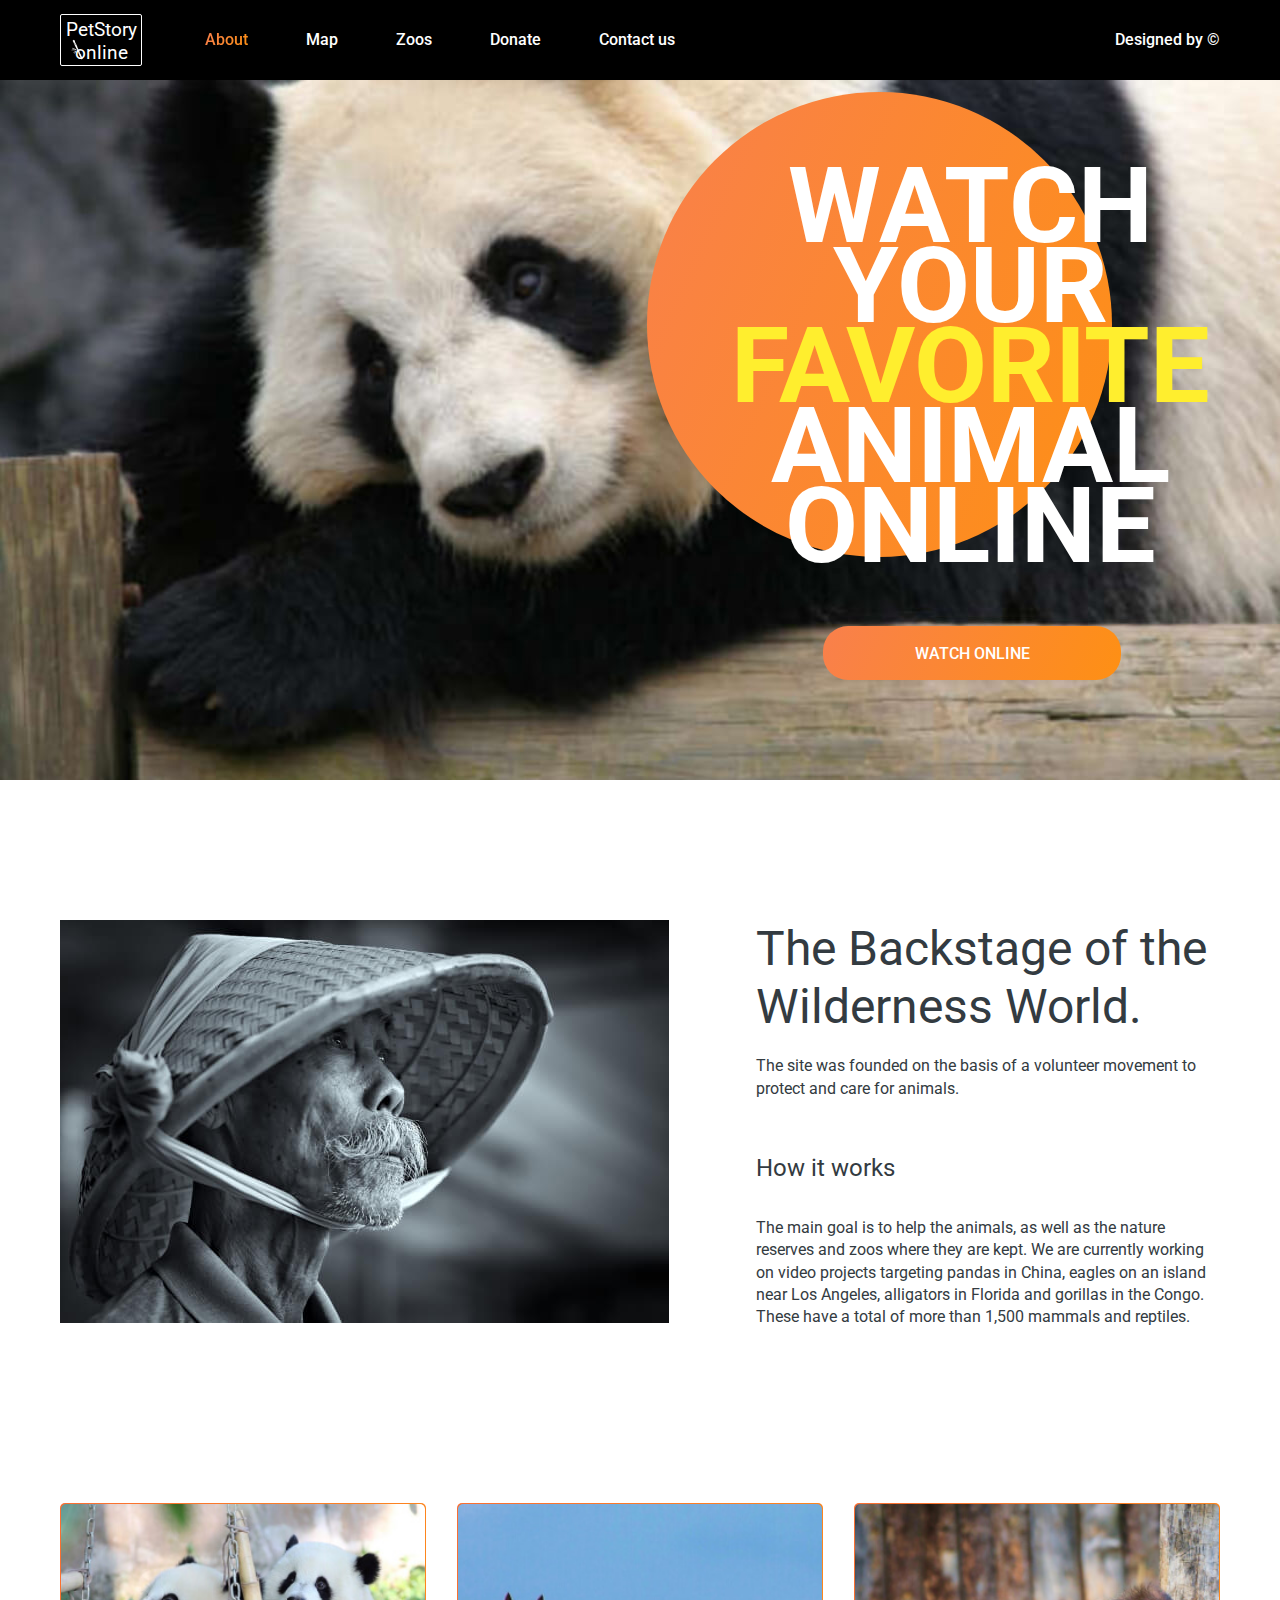
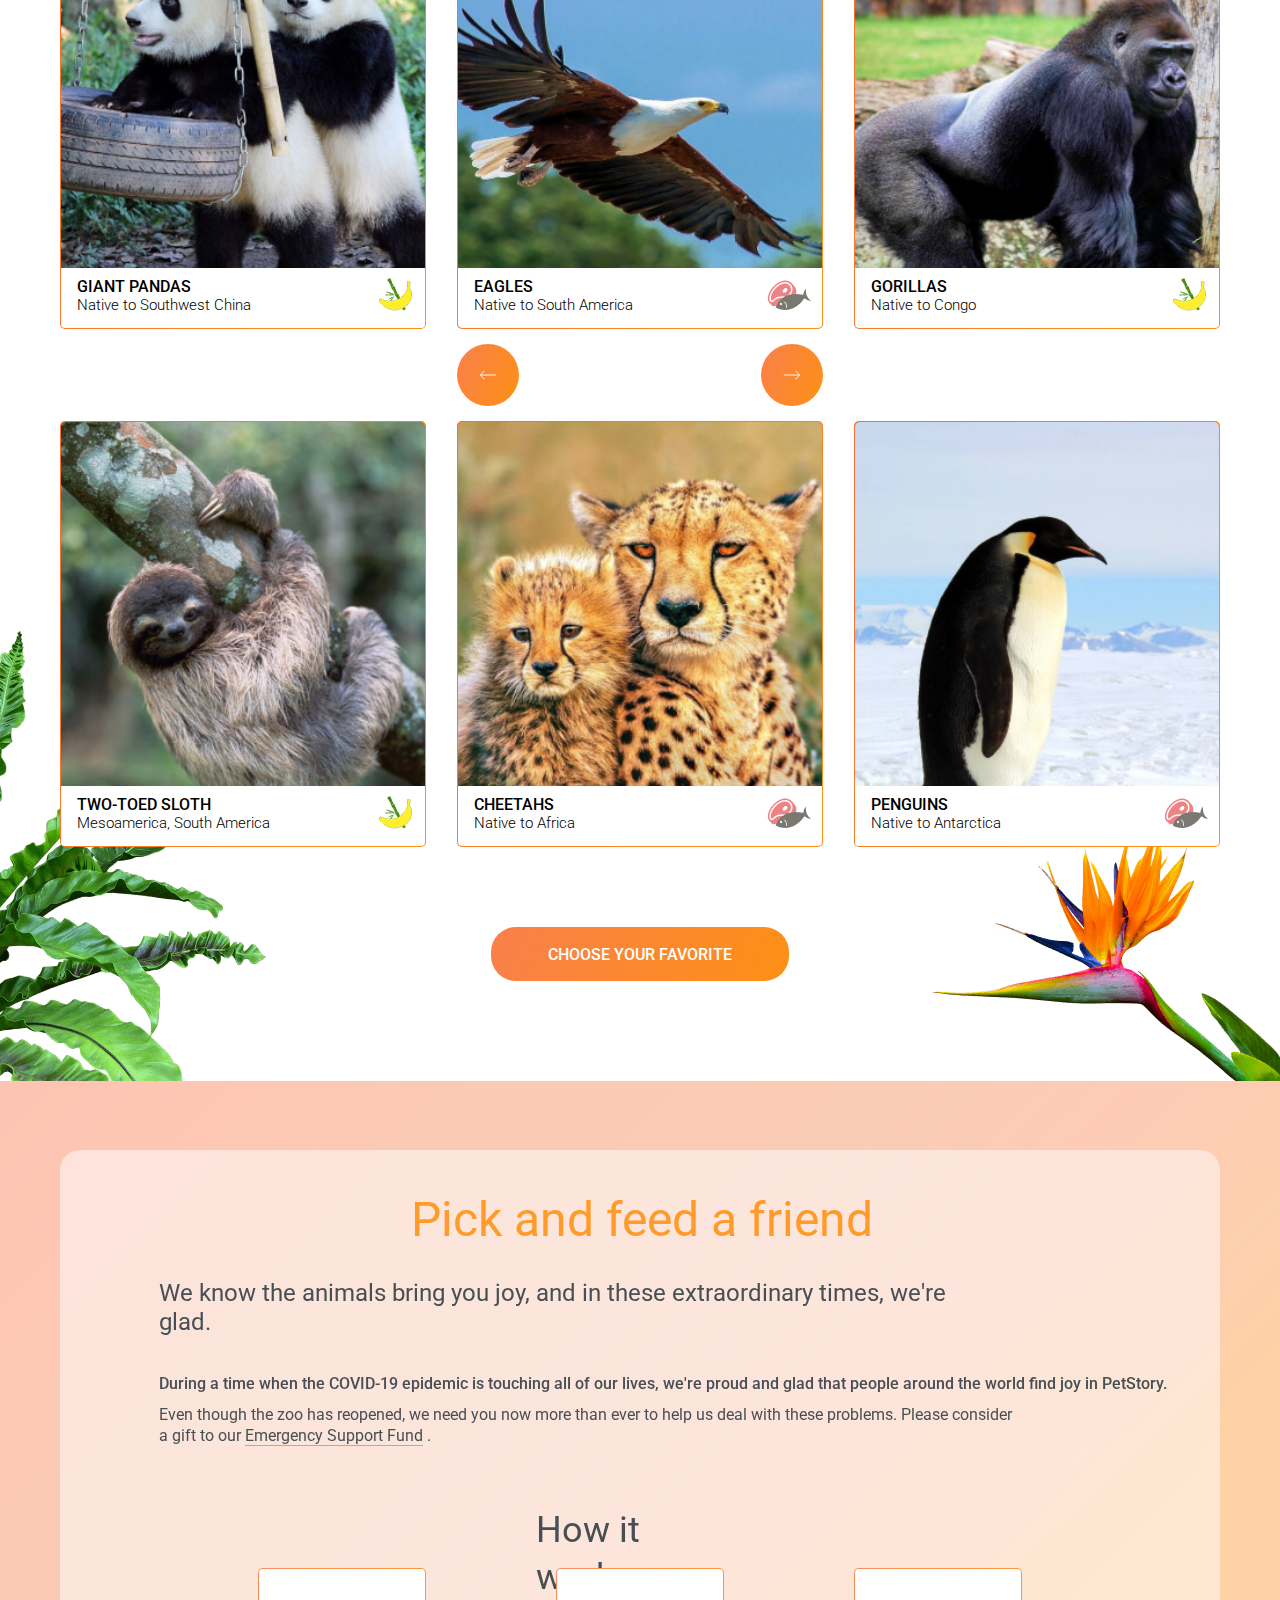
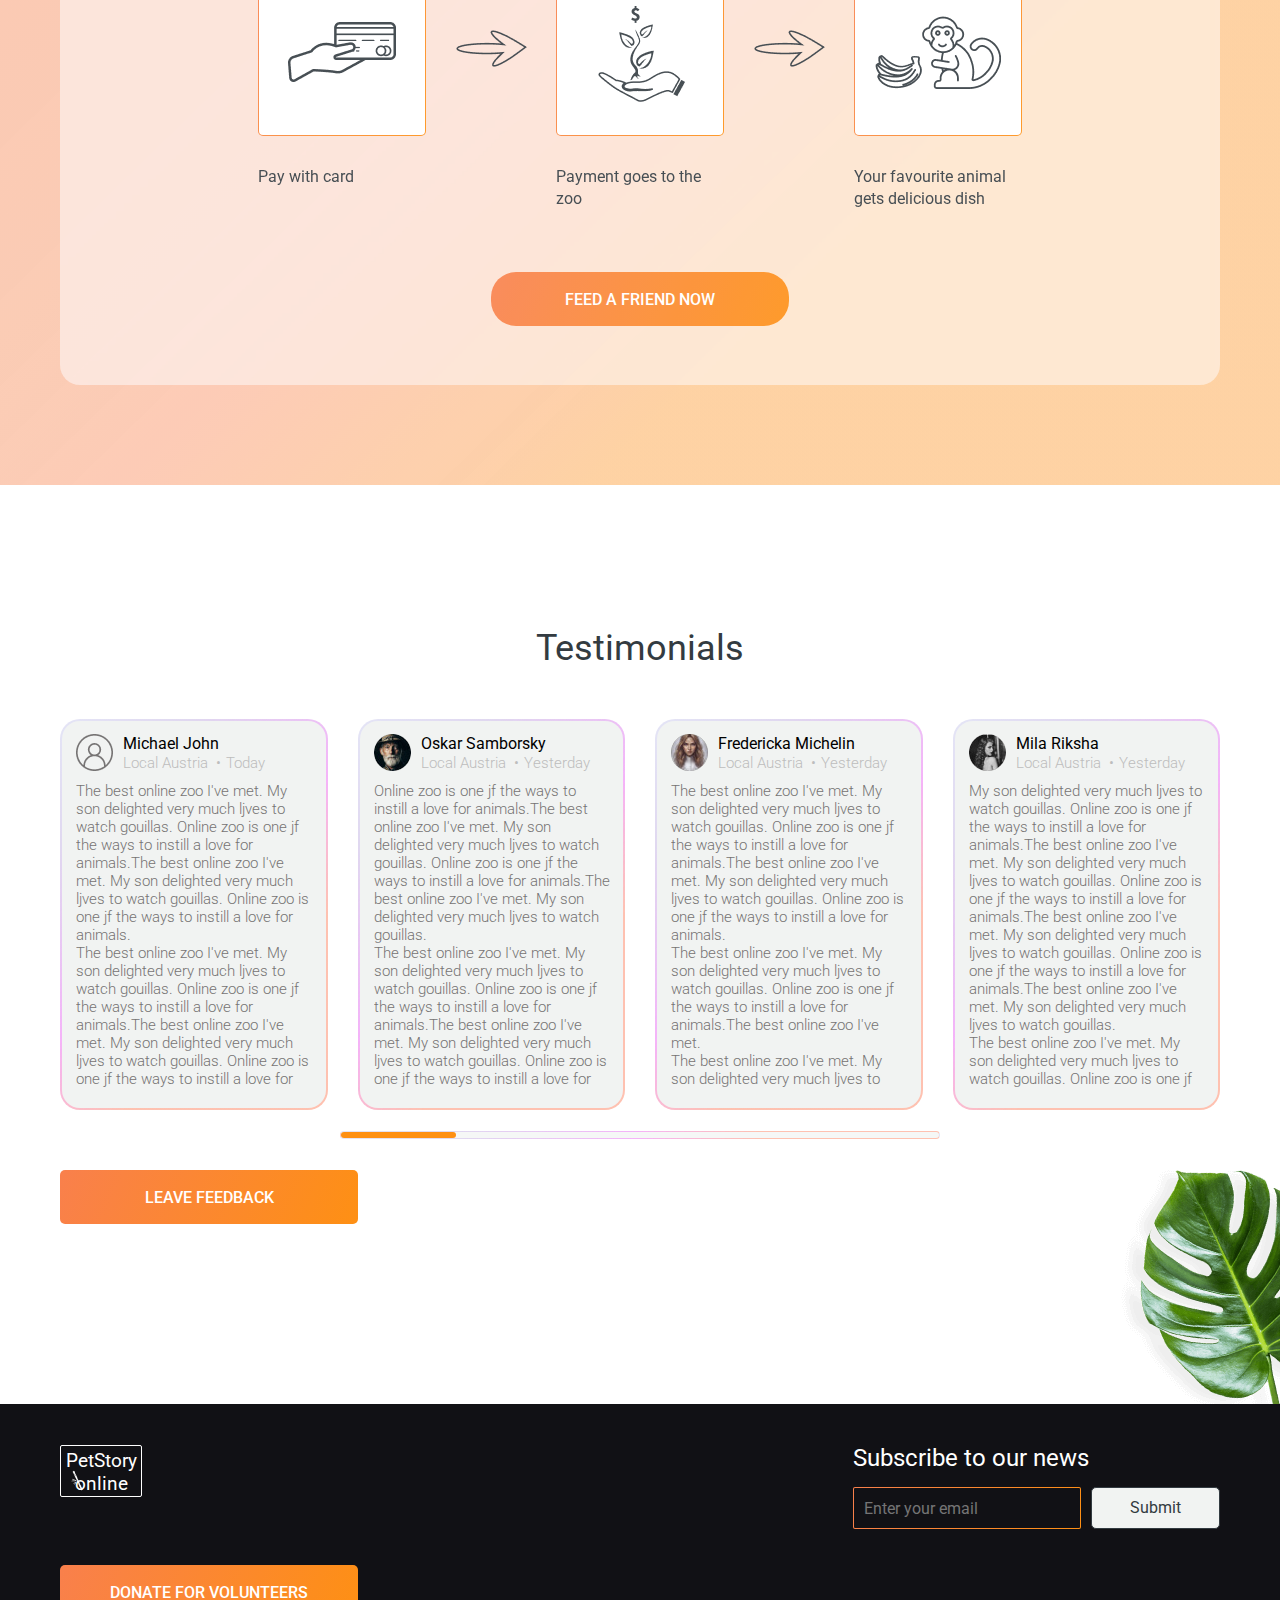
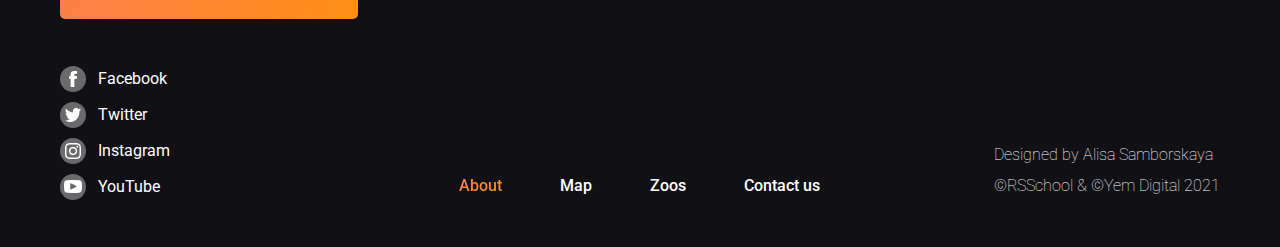
<file: index.html>
<!DOCTYPE html>
<html lang="en">
  <head>
    <meta charset="UTF-8" />
    <meta http-equiv="X-UA-Compatible" content="IE=edge" />
    <meta name="viewport" content="width=device-width, initial-scale=1.0" />
    <title>PetStory online</title>
    <link rel="preconnect" href="https://fonts.googleapis.com" />
    <link rel="preconnect" href="https://fonts.gstatic.com" crossorigin />
    <link
      href="https://fonts.googleapis.com/css2?family=Roboto:wght@100;300;400;500;700&display=swap"
      rel="stylesheet"
    />
    <!-- global styles -->
    <link rel="stylesheet" href="assets/styles/start.css" />
    <link rel="stylesheet" href="assets/styles/fonts.css" />
    <link rel="stylesheet" href="assets/styles/colors.css" />
    <link rel="stylesheet" href="assets/styles/buttons.css" />
    <link rel="stylesheet" href="assets/styles/logo.css" />
    <link rel="stylesheet" href="assets/styles/header.css" />
    <link rel="stylesheet" href="assets/styles/footer.css" />
    <!-- page styles -->
    <link rel="stylesheet" href="pages/main/styles/watch-animal.css" />
    <link rel="stylesheet" href="pages/main/styles/backstage.css" />
    <link rel="stylesheet" href="pages/main/styles/pets.css" />
    <link rel="stylesheet" href="pages/main/styles/pick-and-feed.css" />
    <link rel="stylesheet" href="pages/main/styles/testimonials.css" />
  </head>
  <body>
    <section class="watch-animal">
      <header>
        <nav class="container">
          <a class="logo" href="./"
            ><h1 class="logo-text">
              <span>PetStory</span> <span>online</span>
            </h1></a
          >
          <ul>
            <li><a class="btn" href="./" id="current-page">About</a></li>
            <li><a class="btn" href="#">Map</a></li>
            <li><a class="btn" href="#">Zoos</a></li>
            <li><a class="btn" href="pages/donate">Donate</a></li>
            <li><a class="btn" href="#">Contact us</a></li>
            <li>
              <a
                class="btn"
                href="https://www.figma.com/file/jfEFwkXVj1WRq7sUHDr8os/PetStory-online"
                >Designed by &copy;</a
              >
            </li>
          </ul>
          <div class="hamburger">
            <span class="bar"></span>
            <span class="bar"></span>
            <span class="bar"></span>
          </div>
        </nav>
      </header>
      <div class="circle">
        <p>
          <span>watch</span>
          <span>your</span>
          <span class="yellow">favorite</span>
          <span>animal</span>
          <span>online</span>
        </p>
      </div>
      <button class="btn rounded">watch online</button>
    </section>
    <section class="backstage">
      <div class="container">
        <div class="bamboo-cap-img"></div>
        <aside class="right">
          <h2>The Backstage of the Wilderness World.</h2>
          <p>
            The site was founded on the basis of a volunteer movement to protect
            and care for animals.
          </p>
          <p class="subtitle">How it works</p>
          <p>
            The main goal is to help the animals, as well as the nature reserves
            and zoos where they are kept. We are currently working on video
            projects targeting pandas in China, eagles on an island near Los
            Angeles, alligators in Florida and gorillas in the Congo. These have
            a total of more than 1,500 mammals and reptiles.
          </p>
        </aside>
      </div>
      <div class="flower-img"></div>
    </section>
    <section class="pets">
      <div class="cards container">
        <div class="card">
          <div class="image"></div>
          <div class="description">
            <p class="btn">giant pandas</p>
            <p class="small">Native to Southwest China</p>
            <img
              class="banana-bamboo"
              src="assets/icons/banana-bamboo_icon.png"
              alt="banana bamboo icon"
            />
          </div>
        </div>

        <div class="card">
          <div class="image"></div>
          <div class="description">
            <p class="btn">Eagles</p>
            <p class="small">Native to South America</p>
            <img
              class="meat-fish"
              src="assets/icons/meet-fish_icon.png"
              alt="meat fish icon"
            />
          </div>
        </div>

        <div class="card">
          <div class="image"></div>
          <div class="description">
            <p class="btn">Gorillas</p>
            <p class="small">Native to Congo</p>
            <img
              class="banana-bamboo"
              src="assets/icons/banana-bamboo_icon.png"
              alt="banana bamboo icon"
            />
          </div>
        </div>

        <div class="card">
          <div class="image"></div>
          <div class="description">
            <p class="btn">Alligators</p>
            <p class="small">Native to Southeastern U. S.</p>
            <img
              class="meat-fish"
              src="assets/icons/meet-fish_icon.png"
              alt="meat fish icon"
            />
          </div>
        </div>

        <div class="card">
          <div class="image"></div>
          <div class="description">
            <p class="btn">Two-toed Sloth</p>
            <p class="small">Mesoamerica, South America</p>
            <img
              class="banana-bamboo"
              src="assets/icons/banana-bamboo_icon.png"
              alt="banana bamboo icon"
            />
          </div>
        </div>

        <div class="card">
          <div class="image"></div>
          <div class="description">
            <p class="btn">cheetahs</p>
            <p class="small">Native to Africa</p>
            <img
              class="meat-fish"
              src="assets/icons/meet-fish_icon.png"
              alt="meat fish icon"
            />
          </div>
        </div>

        <div class="card">
          <div class="image"></div>
          <div class="description">
            <p class="btn">Penguins</p>
            <p class="small">Native to Antarctica</p>
            <img
              class="meat-fish"
              src="assets/icons/meet-fish_icon.png"
              alt="meat fish icon"
            />
          </div>
        </div>

        <div class="card">
          <div class="image"></div>
          <div class="description">
            <p class="btn">Gorillas</p>
            <p class="small">Native to Congo</p>
            <img
              class="banana-bamboo"
              src="assets/icons/banana-bamboo_icon.png"
              alt="banana bamboo icon"
            />
          </div>
        </div>
      </div>
      <button class="btn arrow left"></button>
      <button class="btn arrow right"></button>
      <button class="btn rounded">choose your favorite</button>
      <div class="flower-left"></div>
      <div class="flower-right"></div>
    </section>
    <section class="pick-and-feed">
      <div class="container">
        <h2>Pick and feed a friend</h2>
        <p class="subtitle">
          We know the animals bring you joy, and in these extraordinary times,
          we&apos;re glad.
        </p>
        <p>
          During a time when the COVID-19 epidemic is touching all of our lives,
          we&apos;re proud and glad that people around the world find joy in
          PetStory.
        </p>
        <p>
          Even though the zoo has reopened, we need you now more than ever to
          help us deal with these problems. Please consider a gift to our
          <a href="pages/donate">Emergency Support Fund</a> .
        </p>
        <h3>How it works</h3>
        <div class="widget pay">
          <div class="border">
            <div class="icon">
              <div class="image"></div>
            </div>
          </div>
          <p>Pay with card</p>
        </div>
        <div class="widget zoo">
          <div class="border">
            <div class="icon">
              <div class="image"></div>
            </div>
          </div>
          <p>Payment goes to the zoo</p>
        </div>
        <div class="widget monkey">
          <div class="border">
            <div class="icon">
              <div class="image"></div>
            </div>
          </div>
          <p>Your favourite animal gets delicious dish</p>
        </div>
        <a href="pages/donate">
          <button class="btn rounded">Feed a friend now</button></a
        >
      </div>
    </section>
    <section class="testimonials">
      <div class="container">
        <h3>Testimonials</h3>
        <div class="testimonials">
          <div class="testimonial">
            <div class="wrapper">
              <div class="user-icon"></div>
              <p class="name">Michael John</p>
              <p class="location small">Local Austria</p>
              <p class="dot small">•</p>
              <p class="date small">Today</p>
              <p class="text small">
                The best online zoo I&apos;ve met. My son delighted very much
                ljves to watch gouillas. Online zoo is one jf the ways to
                instill a love for animals.The best online zoo I&apos;ve met. My
                son delighted very much ljves to watch gouillas. Online zoo is
                one jf the ways to instill a love for animals. <br />The best
                online zoo I&apos;ve met. My son delighted very much ljves to
                watch gouillas. Online zoo is one jf the ways to instill a love
                for animals.The best online zoo I&apos;ve met. My son delighted
                very much ljves to watch gouillas. Online zoo is one jf the ways
                to instill a love for animals.
              </p>
            </div>
          </div>

          <div class="testimonial">
            <div class="wrapper">
              <div class="user-icon">
                <img
                  src="assets/images/users/user2.jpg"
                  alt="Oskar Samborsky"
                />
              </div>
            </div>
            <p class="name">Oskar Samborsky</p>
            <p class="location small">Local Austria</p>
            <p class="dot small">•</p>
            <p class="date small">Yesterday</p>
            <p class="text small">
              Online zoo is one jf the ways to instill a love for animals.The
              best online zoo I&apos;ve met. My son delighted very much ljves to
              watch gouillas. Online zoo is one jf the ways to instill a love
              for animals.The best online zoo I&apos;ve met. My son delighted
              very much ljves to watch gouillas. <br />The best online zoo
              I&apos;ve met. My son delighted very much ljves to watch gouillas.
              Online zoo is one jf the ways to instill a love for animals.The
              best online zoo I&apos;ve met. My son delighted very much ljves to
              watch gouillas. Online zoo is one jf the ways to instill a love
              for animals. The best online zoo I&apos;ve met. My son delighted
              very much ljves to watch gouillas. Online zoo is one jf the ways
              to instill a love for animals.The best online zoo I&apos;ve met.
              My son delighted very much ljves to watch gouillas. Online zoo is
              one jf the ways to instill a love for animals.
            </p>
          </div>

          <div class="testimonial">
            <div class="wrapper">
              <div class="user-icon">
                <img
                  src="assets/images/users/user3.jpg"
                  alt="Fredericka Michelin"
                />
              </div>
              <p class="name">Fredericka Michelin</p>
              <p class="location small">Local Austria</p>
              <p class="dot small">•</p>
              <p class="date small">Yesterday</p>
              <p class="text small">
                The best online zoo I&apos;ve met. My son delighted very much
                ljves to watch gouillas. Online zoo is one jf the ways to
                instill a love for animals.The best online zoo I&apos;ve met. My
                son delighted very much ljves to watch gouillas. Online zoo is
                one jf the ways to instill a love for animals. <br />The best
                online zoo I&apos;ve met. My son delighted very much ljves to
                watch gouillas. Online zoo is one jf the ways to instill a love
                for animals.The best online zoo I&apos;ve met. <br />The best
                online zoo I&apos;ve met. My son delighted very much ljves to
                watch gouillas. Online zoo is one jf the ways to instill a love
                for animals.The best online zoo I&apos;ve met. My son delighted
                very much ljves to watch gouillas. Online zoo is one jf the ways
                to instill a love for animals.
              </p>
            </div>
          </div>

          <div class="testimonial">
            <div class="wrapper">
              <div class="user-icon">
                <img src="assets/images/users/user4.jpg" alt="Mila Riksha" />
              </div>
              <p class="name">Mila Riksha</p>
              <p class="location small">Local Austria</p>
              <p class="dot small">•</p>
              <p class="date small">Yesterday</p>
              <p class="text small">
                My son delighted very much ljves to watch gouillas. Online zoo
                is one jf the ways to instill a love for animals.The best online
                zoo I&apos;ve met. My son delighted very much ljves to watch
                gouillas. Online zoo is one jf the ways to instill a love for
                animals.The best online zoo I&apos;ve met. My son delighted very
                much ljves to watch gouillas. Online zoo is one jf the ways to
                instill a love for animals.The best online zoo I&apos;ve met. My
                son delighted very much ljves to watch gouillas. <br />The best
                online zoo I&apos;ve met. My son delighted very much ljves to
                watch gouillas. Online zoo is one jf the ways to instill a love
                for animals.The best online zoo I&apos;ve met. My son delighted
                very much ljves to watch gouillas. Online zoo is one jf the ways
                to instill a love for animals.
              </p>
            </div>
          </div>
        </div>
        <input min="1" max="" value="1" type="range" />
        <button class="btn">leave feedback</button>
      </div>
      <div class="flower-img"></div>
    </section>
    <footer>
      <div class="container">
        <a class="logo" href="./"
          ><p class="logo-text"><span>PetStory</span> <span>online</span></p></a
        >
        <a href="pages/donate">
          <button class="btn">donate for volunteers</button></a
        >
        <ul class="socials">
          <li class="facebook">
            <a href="https://www.facebook.com/"><span>Facebook</span></a>
          </li>
          <li class="twitter">
            <a href="https://twitter.com/"><span>Twitter</span></a>
          </li>
          <li class="instagram">
            <a href="https://www.instagram.com/"><span>Instagram</span></a>
          </li>
          <li class="youtube">
            <a href="https://www.youtube.com/"><span>YouTube</span></a>
          </li>
        </ul>
        <nav>
          <ul>
            <li><a class="btn" href="./" id="current-page">About</a></li>
            <li><a class="btn" href="#">Map</a></li>
            <li><a class="btn" href="#">Zoos</a></li>
            <li><a class="btn" href="#">Contact us</a></li>
          </ul>
        </nav>
        <a
          class="copyright"
          href="https://www.figma.com/file/jfEFwkXVj1WRq7sUHDr8os/PetStory-online"
        >
          <p>Designed by Alisa Samborskaya</p>
          <p>&copy;RSSchool &amp; &copy;Yem Digital 2021</p>
        </a>
        <form action="#">
          <label class="subtitle" for="email">Subscribe to our news</label>
          <input type="submit" value="Submit" />
          <input
            placeholder="Enter your email"
            type="email"
            id="email"
            name="email"
            required
          />
        </form>
      </div>
    </footer>
    <script src="./assets/js/menu.js"></script>
  </body>
</html>
</file>
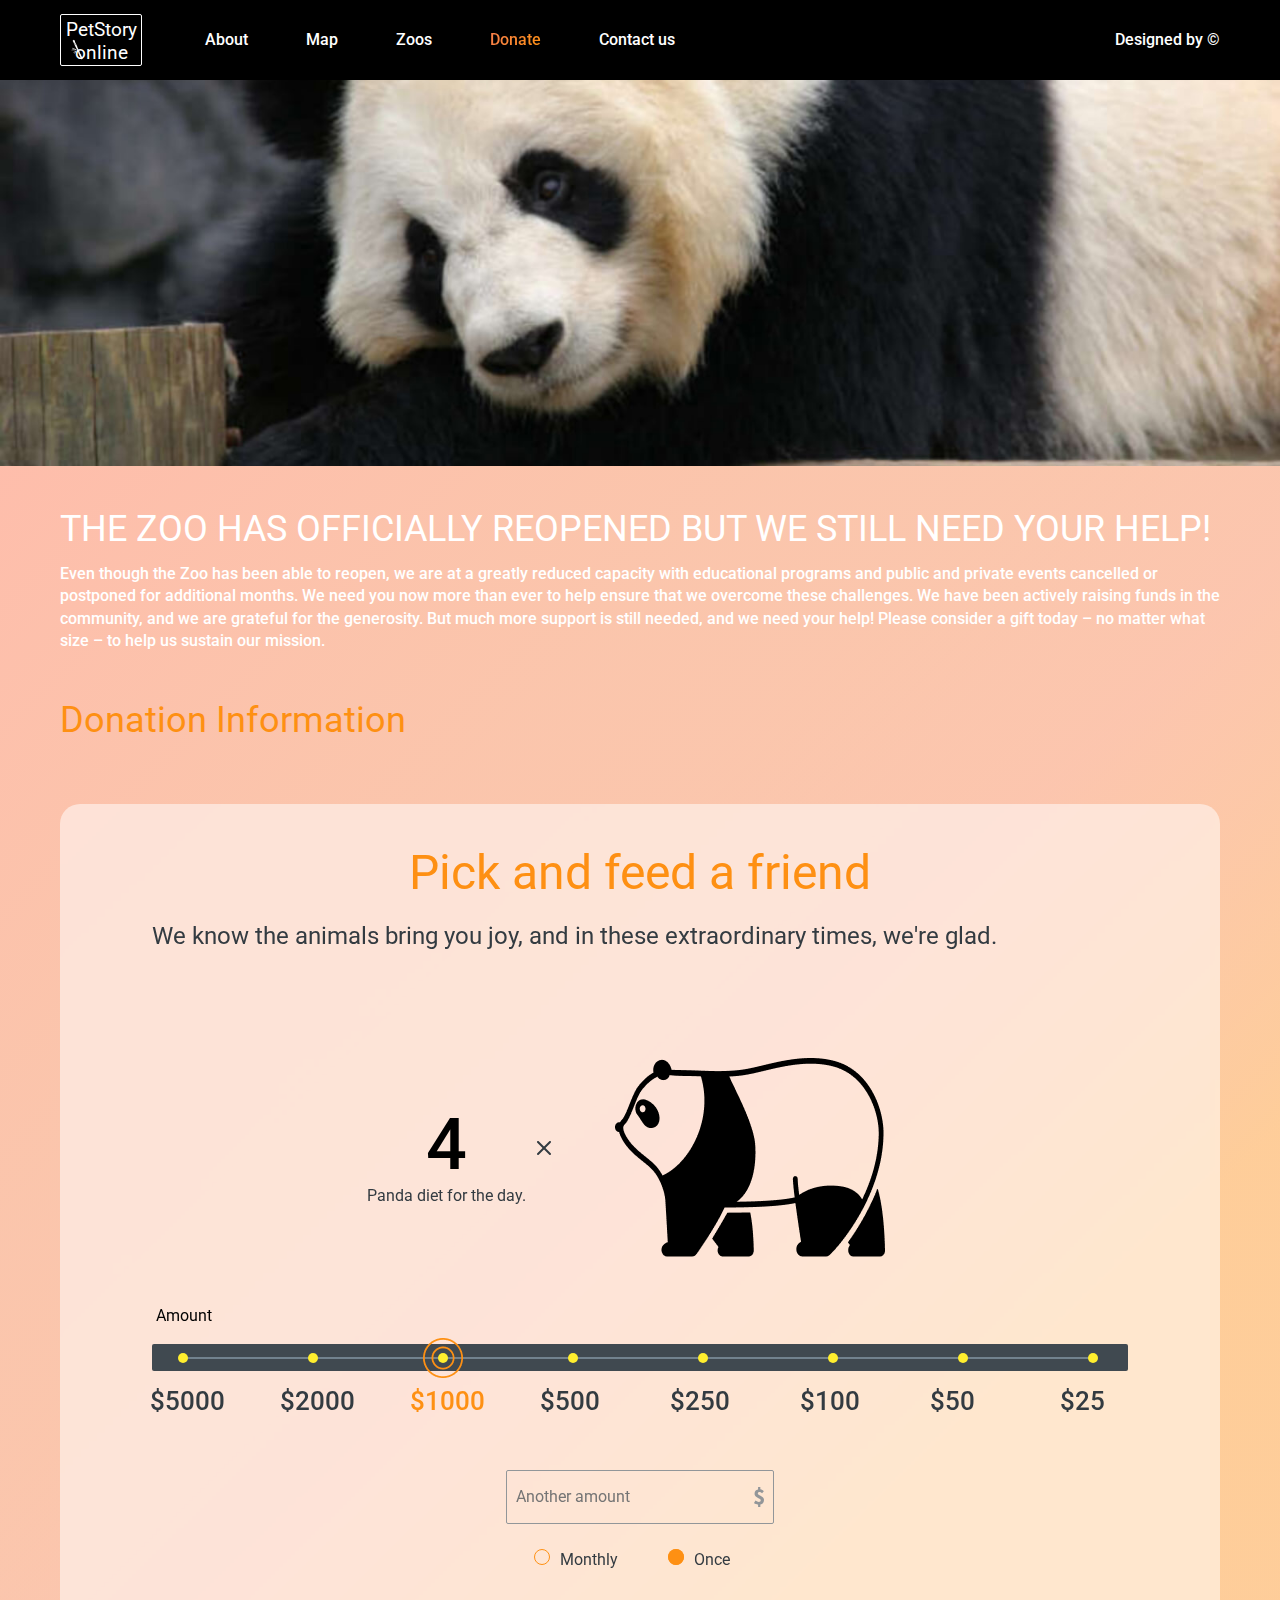
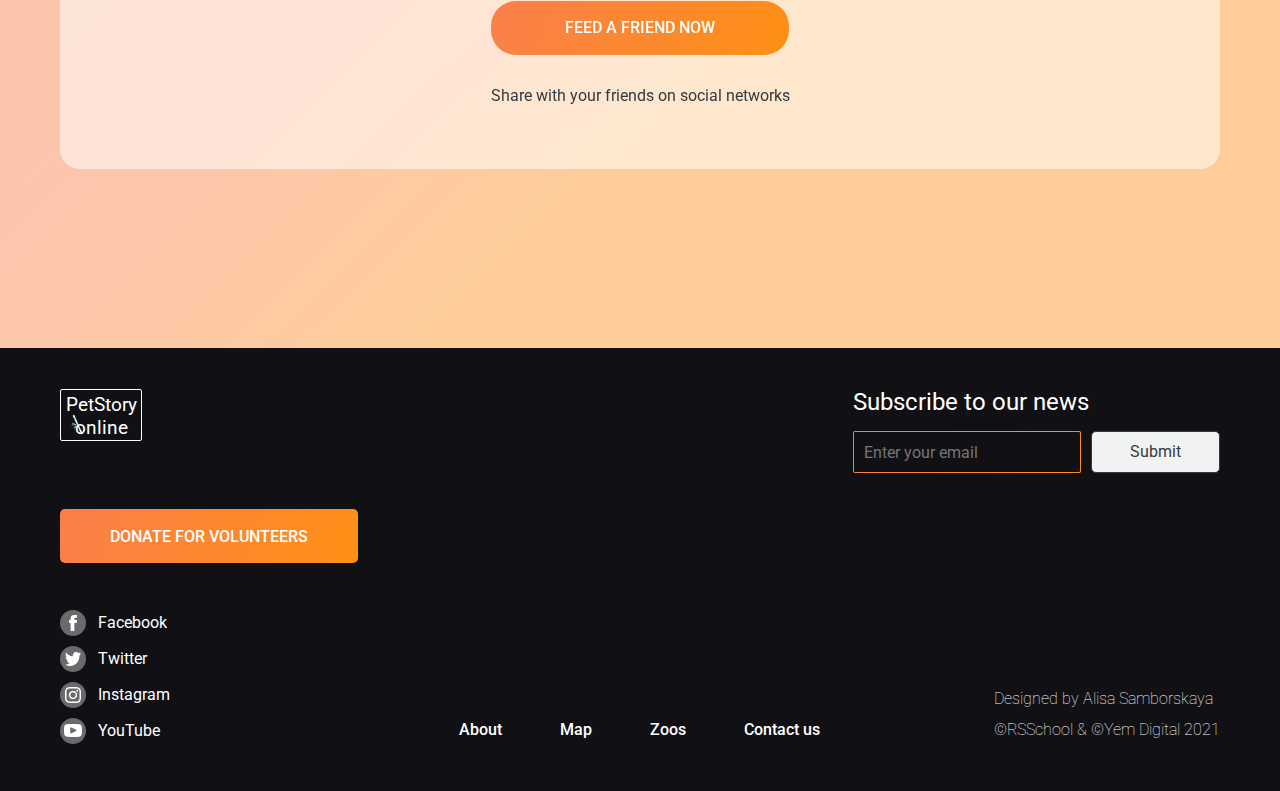
<file: pages/donate/index.html>
<!DOCTYPE html>
<html lang="en">
  <head>
    <meta charset="UTF-8" />
    <meta http-equiv="X-UA-Compatible" content="IE=edge" />
    <meta name="viewport" content="width=device-width, initial-scale=1.0" />
    <title>PetStory online</title>
    <link rel="preconnect" href="https://fonts.googleapis.com" />
    <link rel="preconnect" href="https://fonts.gstatic.com" crossorigin />
    <link
      href="https://fonts.googleapis.com/css2?family=Roboto:wght@100;300;400;500;700&display=swap"
      rel="stylesheet"
    />
    <link rel="stylesheet" href="../../assets/styles/start.css" />
    <link rel="stylesheet" href="../../assets/styles/fonts.css" />
    <link rel="stylesheet" href="../../assets/styles/colors.css" />
    <link rel="stylesheet" href="../../assets/styles/buttons.css" />
    <link rel="stylesheet" href="../../assets/styles/logo.css" />
    <link rel="stylesheet" href="../../assets/styles/header.css" />
    <link rel="stylesheet" href="../../assets/styles/footer.css" />
    <link rel="stylesheet" href="style.css" />
    <script src="script.js" defer></script>
  </head>
  <body>
    <header>
      <nav class="container">
        <a class="logo" href="../../"
          ><h1 class="logo-text">
            <span>PetStory</span> <span>online</span>
          </h1></a
        >
        <ul>
          <li>
            <a class="btn" href="../../">About</a>
          </li>
          <li><a class="btn" href="#">Map</a></li>
          <li><a class="btn" href="#">Zoos</a></li>
          <li>
            <a id="current-page" class="btn" href="../donate">Donate</a>
          </li>
          <li><a class="btn" href="#">Contact us</a></li>
          <li>
            <a
              class="btn"
              href="https://www.figma.com/file/jfEFwkXVj1WRq7sUHDr8os/PetStory-online"
              >Designed by &copy;</a
            >
          </li>
        </ul>
        <div class="hamburger">
          <span class="bar"></span>
          <span class="bar"></span>
          <span class="bar"></span>
        </div>
      </nav>
    </header>
    <div class="panda-bg"></div>
    <section class="pick-and-feed">
      <div class="container">
        <h3>THE ZOO HAS OFFICIALLY REOPENED BUT WE STILL NEED YOUR HELP!</h3>
        <p>
          Even though the Zoo has been able to reopen, we are at a greatly
          reduced capacity with educational programs and public and private
          events cancelled or postponed for additional months. We need you now
          more than ever to help ensure that we overcome these challenges. We
          have been actively raising funds in the community, and we are grateful
          for the generosity. But much more support is still needed, and we need
          your help! Please consider a gift today &#8211; no matter what size
          &#8211; to help us sustain our mission.
        </p>
        <h3 class="orange">Donation Information</h3>
        <div class="donate">
          <h2>Pick and feed a friend</h2>
          <p class="subtitle">
            We know the animals bring you joy, and in these extraordinary times,
            we&apos;re glad.
          </p>
          <div class="diets">
            <p class="number" id="diets-number">4</p>
            <p class="text">Panda diet for the day.</p>
            <img
              class="x"
              src="../../assets/icons/x_icon.svg"
              alt="times symbol"
            />
            <img
              src="../../assets/images/animals-widget.png"
              alt="panda"
              class="panda"
            />
          </div>
          <p class="label">Amount</p>
          <div class="buttons">
            <button class="radio dol5000"></button>
            <button class="radio dol2000"></button>
            <button class="radio dol1000" id="clicked"></button>
            <button class="radio dol500"></button>
            <button class="radio dol250"></button>
            <button class="radio dol100"></button>
            <button class="radio dol50"></button>
            <button class="radio dol25"></button>
            <div class="line"></div>
          </div>
          <form>
            <input type="number" placeholder="Another amount" />
            <img
              class="dollar"
              src="../../assets/icons/dollar.svg"
              alt="dollar sign"
            />
            <input type="radio" name="frequency" id="monthly" />
            <label for="monthly">Monthly</label>
            <input type="radio" name="frequency" id="once" checked />
            <label for="once">Once</label>
            <button class="btn rounded" type="submit">feed a friend now</button>
          </form>
          <p class="share">Share with your friends on social networks</p>
        </div>
      </div>
    </section>
    <footer>
      <div class="container">
        <a class="logo" href="../../"
          ><p class="logo-text"><span>PetStory</span> <span>online</span></p></a
        >
        <a href="./"> <button class="btn">donate for volunteers</button></a>
        <ul class="socials">
          <li class="facebook">
            <a href="https://www.facebook.com/"><span>Facebook</span></a>
          </li>
          <li class="twitter">
            <a href="https://twitter.com/"><span>Twitter</span></a>
          </li>
          <li class="instagram">
            <a href="https://www.instagram.com/"><span>Instagram</span></a>
          </li>
          <li class="youtube">
            <a href="https://www.youtube.com/"><span>YouTube</span></a>
          </li>
        </ul>
        <nav>
          <ul>
            <li><a class="btn" href="../../">About</a></li>
            <li><a class="btn" href="#">Map</a></li>
            <li><a class="btn" href="#">Zoos</a></li>
            <li><a class="btn" href="#">Contact us</a></li>
          </ul>
        </nav>
        <a
          class="copyright"
          href="https://www.figma.com/file/jfEFwkXVj1WRq7sUHDr8os/PetStory-online"
        >
          <p>Designed by Alisa Samborskaya</p>
          <p>&copy;RSSchool &amp; &copy;Yem Digital 2021</p>
        </a>
        <form action="#">
          <label class="subtitle" for="email">Subscribe to our news</label>
          <input type="submit" value="Submit" />
          <input
            placeholder="Enter your email"
            type="email"
            id="email"
            name="email"
            required
          />
        </form>
      </div>
    </footer>
    <script src="../../assets/js/menu.js"></script>
  </body>
</html>
</file>
<file: assets/styles/start.css>
* {
  margin: 0;
  padding: 0;
  box-sizing: border-box;
}

a {
  text-decoration: none;
}

body {
  font-family: "Roboto", sans-serif;
}

section {
  overflow: hidden;
}

.container {
  max-width: 1160px;
  margin: 0 auto;
  width: 100%;
}

/* hide arrows from input type number */
/* Chrome, Safari, Edge, Opera */
input::-webkit-outer-spin-button,
input::-webkit-inner-spin-button {
  -webkit-appearance: none;
  appearance: none;
  margin: 0;
}
/* Firefox */
input[type="number"] {
  appearance: textfield;
}

@media (max-width: 1200px) {
  .container {
    max-width: 940px;
  }
}

@media (max-width: 960px) {
  .container {
    max-width: calc(100% - 40px);
  }
}

@media (max-width: 520px) {
  .container {
    max-width: calc(100% - 21px);
  }
}
</file>
<file: assets/styles/fonts.css>
* {
  font-family: "Roboto", sans-serif;
  font-style: normal;
}

h1 {
  font-weight: 700;
  font-size: 114px;
  line-height: 80%;
  /* or 91px */
}

h2 {
  font-weight: 400;
  font-size: 48px;
  line-height: 120%;
  /* identical to box height, or 58px */
}

h3 {
  font-weight: 400;
  font-size: 36px;
  line-height: 130%;
  /* identical to box height, or 47px */
}

.subtitle {
  font-weight: 400;
  font-size: 24px;
  line-height: 120%;
  /* identical to box height, or 29px */
}

.btn {
  font-weight: 500;
  font-size: 16px;
  line-height: 140%;
  /* or 22px */
}

p {
  font-weight: 400;
  font-size: 16px;
  line-height: 140%;
  /* or 22px */
}

p.small {
  font-style: normal;
  font-weight: 300;
  font-size: 15px;
  line-height: 120%;
  /* identical to box height, or 18px */
}
</file>
<file: assets/styles/colors.css>
:root {
  --orange: linear-gradient(113.96deg, #f9804b 1.49%, #fe9013 101.44%);
  --orange2: linear-gradient(113.96deg, #fa6f32 1.49%, #fe9013 101.44%);
  --yellow: #ffee2e;
  --orange-gradient: linear-gradient(
      315.75deg,
      rgba(254, 210, 144, 0.7) 30.06%,
      #febdab 100.95%,
      rgba(254, 210, 144, 0.7) 106.36%
    ),
    linear-gradient(
      315.75deg,
      rgba(254, 189, 171, 0.74) 30.06%,
      rgba(243, 169, 248, 0.66) 50.74%,
      #e0d8f0 80.49%,
      #eaf7fe 127.9%,
      #eaf7fe 149.54%
    ),
    linear-gradient(
      315.75deg,
      rgba(254, 189, 171, 0.74) 30.06%,
      rgba(243, 169, 248, 0.66) 50.74%,
      #e0d8f0 80.49%,
      #eaf7fe 127.9%,
      #eaf7fe 149.54%
    );
  --pink-gradient: linear-gradient(
      315.75deg,
      rgba(254, 189, 171, 0.74) 30.06%,
      rgba(243, 169, 248, 0.66) 50.74%,
      #e0d8f0 80.49%,
      #eaf7fe 127.9%,
      #eaf7fe 149.54%
    ),
    linear-gradient(
      315.75deg,
      rgba(254, 189, 171, 0.74) 30.06%,
      rgba(243, 169, 248, 0.66) 50.74%,
      #e0d8f0 80.49%,
      #eaf7fe 127.9%,
      #eaf7fe 149.54%
    );
  --black-blue: #333b41;
  --green: #4b9200;
  --frosted-glass-white: rgba(253, 253, 255, 0.52);
  --gray-light: #f1f3f2;
  --gray: #767474;
  --gray-smoky: #ababab;
  --red: #d31414;
  --black: #111115;
}
</file>
<file: assets/styles/buttons.css>
button {
  width: 298px;
  height: 54px;
  padding-top: 2px;

  background: var(--orange);
  border: none;
  border-radius: 5px;
  color: white;
  cursor: pointer;
  text-transform: uppercase;
}

button.rounded {
  border-radius: 25px;
}

button.arrow {
  position: relative;
  width: 62px;
  height: 62px;
  border-radius: 50%;
}

button.arrow::after {
  content: "";
  position: absolute;
  top: calc(50% - 5px);
  left: calc(50% - 9px);
  height: 10px;
  width: 18px;
}

button.arrow.left::after {
  background-image: url(../icons/arrow-left.svg);
}

button.arrow.right::after {
  background-image: url(../icons/arrow-right.svg);
}

button:hover {
  background: #e47209;
}

button:active {
  background: var(--green);
}

button:disabled {
  background: var(--gray);
}
</file>
<file: assets/styles/logo.css>
.logo-text {
  position: relative;

  display: flex;
  flex-direction: row;
  flex-wrap: wrap;
  justify-content: center;
  align-content: center;

  width: 82px;
  height: 52px;
  border: 1px solid white;
  border-radius: 2px;
  padding-top: 3.55px;

  font-weight: 400;
  font-style: normal;
  font-size: 19.0145px;
  line-height: 120%;
  color: white;
}

.logo-text::before {
  content: "";
  position: absolute;
  top: 23.5px;
  left: 10px;

  background-image: url("../../assets/icons/bamboo.png");
  height: 21px;
  width: 12px;
}

@media (max-width: 700px) {
  header .logo-text {
    width: 47px;
    height: 29px;
    border: none;
    padding-top: 2.29px;

    font-size: 12.29px;
  }

  header .logo-text::before {
    top: 13px;
    left: 3px;

    background-image: url("../../assets/icons/bamboo9x14.png");
    height: 14px;
    width: 9px;
  }
}

@media (max-width: 580px) {
  footer a.logo {
    top: 20px;
    left: 50%;
    translate: -50%;
  }

  footer .logo-text {
    display: block;
    width: 128px;
    height: 23px;
    border: none;
  }

  footer .logo-text::before {
    top: 0.5px;
    left: 71px;
  }
}
</file>
<file: assets/styles/header.css>
nav ul {
  display: flex;
  align-items: center;
  gap: 58px;
  width: 100%;
  list-style: none;
}

nav a {
  color: white;
}

nav ul a:hover,
nav ul a#current-page {
  background: var(--orange) padding-box;
  -webkit-background-clip: text;
  background-clip: text;
  color: transparent;
}

header {
  position: relative;
  background-color: black;
  height: 80px;
  z-index: 1;
}

header nav {
  display: flex;
  align-items: center;
  height: 100%;
}

header nav a.logo {
  margin-right: 63px;
}

header nav ul li:nth-last-child(2) {
  flex-grow: 1;
}

header nav .hamburger {
  display: none;
}

@media (max-width: 1200px) {
  nav ul {
    gap: 48px;
  }

  header {
    background-color: var(--black);
  }
}

@media (max-width: 960px) {
  nav ul {
    gap: 38px;
  }

  header nav a.logo {
    margin-right: 50px;
  }
}

@media (max-width: 800px) {
  nav ul {
    gap: 30px;
  }

  header nav a.logo {
    margin-right: 30px;
  }
}

/* hamburger menu appears */
@media (max-width: 700px) {
  header nav ul {
    display: none;
  }

  header {
    position: fixed;
    height: 34px;
    width: 100%;
    transition: 0.3s ease-in-out;
  }

  header nav .hamburger {
    display: block;
    position: absolute;
    top: 11px;
    right: 20px;
    width: 18px;
    height: 10px;
  }

  header nav .hamburger .bar {
    display: block;
    position: absolute;
    top: 0;
    left: 0;
    width: 18px;
    height: 2px;
    background-color: white;
    transform-origin: top right;
  }

  header nav .hamburger .bar:nth-child(2) {
    top: 4px;
  }

  header nav .hamburger .bar:nth-child(3) {
    top: 8px;
    transform-origin: bottom right;
  }

  /* OPENED MENU */

  header.opened {
    height: 329px;
    padding: 82px 10px 40px 10px;
    background-color: white;
  }

  header.opened a.logo {
    position: absolute;
    top: 10px;
    left: 10px;
  }

  header.opened a.logo h1 {
    width: 65.6px;
    height: 41.6px;
    font-size: 15.2116px;
    line-height: 18px;
    color: #fe9013;
    border: 0.8px solid #fe9013;
  }

  header.opened a.logo h1::before {
    top: 21px;
    left: 8px;
    filter: invert(63%) sepia(70%) saturate(2268%) hue-rotate(348deg)
      brightness(102%) contrast(105%);
  }

  header.opened nav {
    margin: 0;
    max-width: 100%;
  }

  header.opened nav ul {
    display: flex;
    flex-direction: column;
    gap: 15px;
  }

  header.opened nav ul li {
    width: 100%;
  }

  header.opened nav ul li a,
  header.opened nav ul li a#current-page {
    display: inline-block;
    width: 100%;
    text-align: start;

    background: var(--black-blue);
    -webkit-background-clip: text;
    background-clip: text;
    color: transparent;
  }

  header.opened nav .hamburger .bar {
    background-color: #fe9013;
    rotate: -45deg;
  }

  header.opened nav .hamburger .bar:nth-child(2) {
    opacity: 0;
  }

  header.opened nav .hamburger .bar:nth-child(3) {
    top: 12px;
    rotate: 45deg;
  }
}
</file>
<file: assets/styles/footer.css>
footer {
  height: 443px;
  background-color: #111115;
}

footer .container {
  position: relative;
  height: 100%;
}

footer .logo {
  position: absolute;
  top: 41px;
  left: 0;
}

footer button.btn {
  position: absolute;
  left: 0;
  top: 161px;
}

footer ul.socials {
  position: absolute;
  top: 259px;
  left: calc(26px + 12px);

  display: flex;
  flex-direction: column;
  gap: 10px;

  list-style-type: none;
}

footer ul.socials li {
  position: relative;
  height: 26px;
}

footer ul.socials li a {
  position: absolute;
  left: 0;
  top: 5px;

  font-style: normal;
  font-weight: 400;
  font-size: 16px;
  line-height: 140%;
  color: #ffffff;
}

footer ul.socials li a:hover {
  background: var(--orange);
  -webkit-background-clip: text;
  background-clip: text;
  color: transparent;
}

footer ul.socials li a:active {
  background: var(--green);
  -webkit-background-clip: text;
  background-clip: text;
  color: transparent;
}

footer ul.socials li a::before {
  content: "";
  position: absolute;
  left: calc(-26px - 12px);
  top: -2.5px;
  width: 26px;
  height: 26px;
  border-radius: 50%;
  background: rgba(196, 196, 196, 0.5);
}

footer ul.socials li a:hover::before {
  background: var(--orange);
}

footer ul.socials li a:active::before {
  background: var(--green);
}

footer ul.socials li.facebook a::after {
  content: "";
  position: absolute;
  left: calc(-26px / 2 - 8px / 2 - 12px);
  top: calc(-2.5px + 26px / 2 - 16px / 2);
  width: 8px;
  height: 16px;
  background: url("../../assets/icons/socials/facebook.png");
}

footer ul.socials li.twitter a::after {
  content: "";
  position: absolute;
  left: calc(-26px / 2 - 16px / 2 - 12px);
  top: calc(-2.5px + 26px / 2 - 14px / 2);
  width: 16px;
  height: 14px;
  background: url("../../assets/icons/socials/twitter.png");
}

footer ul.socials li.instagram a::after {
  content: "";
  position: absolute;
  left: calc(-26px / 2 - 16px / 2 - 12px);
  top: calc(-2.5px + 26px / 2 - 16px / 2);
  width: 16px;
  height: 16px;
  background: url("../../assets/icons/socials/instagram.png");
}

footer ul.socials li.youtube a::after {
  content: "";
  position: absolute;
  left: calc(-26px / 2 - 18px / 2 - 12px);
  top: calc(-2.5px + 26px / 2 - 13px / 2);
  width: 18px;
  height: 13px;
  background: url("../../assets/icons/socials/youtube.png");
}

footer nav {
  position: absolute;
  top: 371px;
  left: 399px;
}

footer .copyright {
  position: absolute;
  top: 341px;
  bottom: 50px;
  right: 0;
}

footer .copyright p {
  margin-bottom: 10px;
  font-style: normal;
  font-weight: 100;
  font-size: 16px;
  line-height: 130%;
  color: #ffffff;
}

footer .copyright:hover p {
  margin-bottom: 9px;
  border-bottom: 1px solid #fe9013;
}

footer .copyright:active p {
  margin-bottom: 9px;
  border-bottom: 1px solid var(--green);
}

footer form {
  position: absolute;
  top: 40px;
  right: 0;
  width: calc(228px + 10px + 129px);
}

footer form label {
  position: absolute;
  top: 0;
  left: 0;
  color: white;
}

footer form input[type="email"] {
  position: absolute;
  top: 43px;
  left: 0;
  width: 228px;
  height: 42px;
  padding: 10px;

  font-style: normal;
  font-weight: 400;
  font-size: 16px;
  line-height: 140%;
  color: #bdbdbd;

  border-radius: 2px;
  border: 0.7px solid transparent;
  background: linear-gradient(#111115, #111115) padding-box,
    var(--orange) border-box;
}

footer form input[type="email"]:focus {
  outline: none;
}

footer form input[type="email"]:focus:invalid {
  background: linear-gradient(#111115, #111115) padding-box,
    var(--red) border-box;
}

footer form input[type="email"]:focus:valid {
  background: linear-gradient(#111115, #111115) padding-box,
    var(--green) border-box;
}

footer form input[type="submit"] {
  position: absolute;
  top: 43px;
  right: 0;
  width: 129px;
  height: 42px;

  font-style: normal;
  font-weight: 400;
  font-size: 16px;
  line-height: 140%;
  color: var(--black-blue);

  border: 1px solid;
  border-radius: 5px;
  background-color: var(--gray-light);
}

footer form input[type="submit"]:has(~ input[type="email"]:valid) {
  cursor: pointer;
}

footer form input[type="submit"]:has(~ input[type="email"]:focus:valid) {
  color: var(--green);
}

footer form input[type="submit"]:has(~ input[type="email"]:focus:invalid) {
  color: var(--red);
}

@media (max-width: 1200px) {
  footer nav {
    left: 291px;
  }

  footer form {
    right: 32px;
  }
}

@media (max-width: 960px) {
  footer nav {
    left: 45%;
    translate: -50%;
  }
}

@media (max-width: 860px) {
  footer .container {
    overflow: hidden;
  }

  footer nav {
    left: 191px;
    left: 0;
    translate: 0;
  }

  footer ul.socials {
    right: -12px;
    left: auto;
    top: 161px;
  }

  footer button.btn {
    top: 200px;
  }
}

@media (max-width: 700px) {
  footer {
    height: calc(258px + 2 * 12px);
    padding: 12px 0;
  }

  footer form {
    display: none;
  }

  footer .logo {
    top: 0;
  }

  footer ul.socials {
    top: 0;
    gap: 20px;
  }

  footer button.btn {
    top: 85px;
  }

  footer nav {
    top: auto;
    bottom: 0;
  }

  footer .copyright {
    top: auto;
    bottom: -10px;
  }

  footer nav ul {
    gap: 37px;
  }
}

@media (max-width: 610px) {
  footer nav ul {
    gap: 30px;
  }
}

@media (max-width: 580px) {
  footer {
    height: fit-content;
    padding: 0;
  }

  footer .container {
    height: 334px;
    padding: 20px 0;
  }

  footer ul.socials {
    top: 73px;
    right: auto;
    left: 50%;
    translate: calc(-50% + 12px + 26px) -2.5px;

    flex-direction: row;
    gap: 30px;
  }

  footer ul.socials li span {
    display: none;
  }

  footer ul.socials li {
    width: 26px;
    height: 26px;
  }

  footer button.btn {
    top: 129px;
  }

  footer .copyright {
    top: 213px;
  }

  footer nav {
    bottom: 20px;
    left: 50%;
    translate: -50%;

    width: calc(320px - 42px);
    justify-content: space-between;
  }
}

@media (max-width: 480px) {
  footer button.btn {
    left: 50%;
    translate: -50%;
  }
}
</file>
<file: pages/main/styles/watch-animal.css>
.watch-animal {
  position: relative;
  background-image: url("../../../assets/images/panda_bg.jpg");
  background-repeat: no-repeat;
  background-size: cover;
  background-position: center;
  height: 780px;
}

.watch-animal .circle {
  position: absolute;
  top: 92px;
  left: calc(50% - 465px / 2 + 239.5px);

  width: 465px;
  height: 465px;
  border-radius: 50%;
  background: var(--orange);
}

.watch-animal .circle p {
  position: absolute;
  left: 73px;
  top: 74px;

  width: 500.31px;

  font-weight: 700;
  font-size: 106.496px;
  line-height: 75%;
  text-align: center;
  text-transform: uppercase;
  color: #ffffff;

  cursor: default;
}

.watch-animal .circle p .yellow {
  color: var(--yellow);
}

.watch-animal button {
  position: absolute;
  left: calc(50% - 298px / 2 + 332px);
  top: 626px;
}

@media (max-width: 1200px) {
  .watch-animal {
    height: 584px;
  }

  .watch-animal .circle {
    top: 69px;
    left: calc(50% - 367px / 2 + 139.5px);

    width: 367px;
    height: 367px;
  }

  .watch-animal .circle p {
    left: 58px;
    top: 53.8px;

    width: 400.25px;
    height: 320px;

    font-size: 85px;
  }

  .watch-animal button {
    left: calc(50% - 298px / 2 + 214px);
    top: 483px;
  }
}

@media (max-width: 840px) {
  .watch-animal .circle {
    left: calc(50% - 367px / 2 + 119.5px);
  }

  .watch-animal button {
    left: calc(50% - 298px / 2 + 194px);
  }
}

@media (max-width: 800px) {
  .watch-animal .circle p {
    left: 34px;
  }

  .watch-animal button {
    left: calc(50% - 298px / 2 + 170px);
  }
}

@media (max-width: 750px) {
  .watch-animal .circle {
    left: calc(50% - 320px / 2 + 130.44px);
    top: 100px;
    width: 320px;
    height: 320px;
  }

  .watch-animal .circle p {
    width: 320px;
    height: 320px;
    font-size: 69px;
  }

  .watch-animal button {
    top: 445px;
  }
}

@media (max-width: 700px) {
  .watch-animal {
    height: 373px;
  }

  .watch-animal .circle {
    left: auto;
    right: calc(20px + 53px);
    top: 44.23px;
    width: 237.6px;
    height: 237.6px;
  }

  .watch-animal .circle p {
    left: 37.81px;
    top: 37.3px;

    width: 255.64px;
    height: 204.38px;
    font-size: 54.2894px;
  }

  .watch-animal button {
    left: 20px;
    top: 279px;
  }
}

@media (max-width: 585px) {
  .watch-animal {
    height: calc(373px * 0.8);
    overflow: visible;
  }

  .watch-animal .circle {
    right: calc(16px + 53px);
    width: calc(237.6px * 0.8);
    height: calc(237.6px * 0.8);
  }

  .watch-animal .circle p {
    left: calc(37.81px * 0.8);
    top: calc(37.3px * 0.8);

    width: calc(255.64px * 0.8);
    height: calc(204.38px * 0.8);
    font-size: calc(54.2894px * 0.8);
  }

  .watch-animal button {
    top: auto;
    bottom: -20px;
    left: 50%;
    translate: -50% 100%;
  }
}

@media (max-width: 460px) {
  .watch-animal {
    height: calc(373px * 0.7);
  }

  .watch-animal .circle {
    right: calc(14px + 40px);
    width: calc(237.6px * 0.7);
    height: calc(237.6px * 0.7);
  }

  .watch-animal .circle p {
    left: calc(37.81px * 0.7);
    top: calc(37.3px * 0.7);

    width: calc(255.64px * 0.7);
    height: calc(204.38px * 0.7);
    font-size: calc(54.2894px * 0.7);
  }
}

@media (max-width: 385px) {
  .watch-animal {
    height: calc(373px * 0.6);
  }

  .watch-animal .circle {
    right: calc(12px + 35px);
    width: calc(237.6px * 0.6);
    height: calc(237.6px * 0.6);
  }

  .watch-animal .circle p {
    left: calc(37.81px * 0.6);
    top: calc(37.3px * 0.6);

    width: calc(255.64px * 0.6);
    height: calc(204.38px * 0.6);
    font-size: calc(54.2894px * 0.6);
  }
}

@media (max-width: 320px) {
  .watch-animal {
    height: calc(34px + 187px);
  }

  .watch-animal .circle {
    top: calc(22.17px + 34px);
    right: calc(27.74px + 11px);

    width: 119.09px;
    height: 119.09px;
  }

  .watch-animal .circle p {
    left: 18.7px;
    top: 18.95px;

    width: 128.13px;
    height: 102.44px;
    font-size: 28px;
  }
}
</file>
<file: pages/main/styles/backstage.css>
.backstage {
  position: relative;
  color: var(--black-blue);
  padding-top: 140px;
  padding-bottom: 180px;
}

.backstage .container {
  display: grid;
  grid-template-columns: 609px 1fr;
  gap: 87px;

  height: 403px;
}

.backstage .bamboo-cap-img {
  height: 403px;
  width: 609px;
  background-image: url("../../../assets/images/bamboo-cap.jpg");
  background-size: cover;
  background-position: center;
  backdrop-filter: blur(2px);
}

.backstage h2 {
  margin-bottom: 20px;
}

.backstage p.subtitle {
  margin-top: 54px;
  margin-bottom: 34px;
}

.backstage .flower-img {
  position: absolute;
  top: 12px;
  left: calc(100% - 293px + 93px);

  width: 293px;
  height: 605px;
  background: url("../../../assets/images/flower_foto1.png");
  background-repeat: no-repeat;
  filter: drop-shadow(0px 4px 4px rgba(0, 0, 0, 0.25));
}

@media (max-width: 1600px) {
  .backstage .flower-img {
    left: calc(1600px - 293px + 93px);
  }
}

@media (max-width: 1200px) {
  .backstage {
    padding-top: 100px;
    padding-bottom: 142px;
  }

  .backstage .container {
    grid-template-columns: 1fr 454px;
    gap: 31px;
    height: 427px;
  }

  .backstage .bamboo-cap-img {
    margin-top: 9.5px;
    height: 408px;
    width: 100%;
  }
}

@media (max-width: 780px) {
  .backstage .container {
    display: block;
    height: 367px;
  }

  .backstage .bamboo-cap-img {
    display: none;
  }

  .backstage aside {
    width: 495px;
  }

  .backstage .flower-img {
    left: calc(100vw - 231px + 63px);
  }
}

@media (max-width: 700px) {
  .backstage {
    padding-top: 60px;
    padding-bottom: 80px;
  }

  .backstage h2 {
    margin-left: 4px;
  }

  .backstage p.subtitle {
    margin-top: 30px;
    margin-bottom: 20px;
    margin-left: 4px;
  }

  .backstage .flower-img {
    top: -65px;
    left: calc(100vw - 231px + 50px);
    scale: calc(231 / 293);
    width: 231px;
    background-position: center;
  }
}

@media (max-width: 639px) {
  .backstage .flower-img {
    left: calc(639px - 231px + 50px);
  }
}

@media (max-width: 585px) {
  .backstage {
    padding-top: 104px;
    padding-bottom: 40px;
  }

  .backstage h2,
  .backstage p.subtitle {
    margin-left: 0;
  }
}

@media (max-width: 520px) {
  .backstage {
    padding-bottom: 40px;
  }

  .backstage .container {
    height: fit-content;
  }

  .backstage aside {
    width: 100%;
  }

  .backstage h2 {
    font-size: 24px;
    width: calc(100% - 105px + 74px);
    margin-bottom: 10px;
  }

  .backstage p:nth-of-type(1) {
    width: calc(100% - 105px + 74px);
  }

  .backstage p {
    font-size: 16px;
  }

  .backstage p.subtitle {
    font-size: 24px;
    margin-top: 20px;
    margin-bottom: 10px;
  }

  .backstage .flower-img {
    top: 38px;
    left: calc(100vw - 35px);
    scale: none;
    width: 35px;
    height: 217px;
    background-repeat: no-repeat;
    background-position: center left;
    background: url("./../../../assets/images/flower_foto1_35x225.png");
  }
}
</file>
<file: pages/main/styles/pets.css>
.pets {
  position: relative;
  padding-bottom: 234px;
}

.pets .cards {
  display: grid;
  grid-template-columns: repeat(4, 366px);
  grid-template-rows: repeat(2, 426px);
  column-gap: 31px;
  row-gap: 20px;
  overflow: hidden;
}

.pets .cards .card {
  position: relative;
  border-radius: 5px;
  border: 1px solid transparent;
  background: var(--orange2) border-box;
  overflow: hidden;
}

.pets .cards .card .image {
  height: 424px;
  background-size: cover;
  background-position: center;
  border-top-left-radius: 5px;
  border-top-right-radius: 5px;
  translate: 0 0;
  transition: 0.5s;
}

.pets .cards .card:nth-child(1) .image {
  background-image: url("../../../assets/images/cards/1_giant_pandas.jpg");
}

.pets .cards .card:nth-child(2) .image {
  background-image: url("../../../assets/images/cards/2_eagles.jpg");
}

.pets .cards .card:nth-child(3) .image {
  background-image: url("../../../assets/images/cards/3_gorillas.jpg");
}

.pets .cards .card:nth-child(4) .image {
  background-image: url("../../../assets/images/cards/4_alligators.jfif");
}

.pets .cards .card:nth-child(5) .image {
  background-image: url("../../../assets/images/cards/5_two-toed_sloth.jpg");
}

.pets .cards .card:nth-child(6) .image {
  background-image: url("../../../assets/images/cards/6_cheetahs.jpg");
}

.pets .cards .card:nth-child(7) .image {
  background-image: url("../../../assets/images/cards/7_penguin.jpg");
}

.pets .cards .card:nth-child(8) .image {
  background-image: url("../../../assets/images/cards/8_gorillas.jfif");
}

.pets .cards .card:hover .image {
  transform: scale(calc(374 / 364));
}

.pets .card .description {
  position: absolute;
  bottom: 0;
  left: 0;
  right: 0;
  height: 60px;

  background: white;
  color: black;
  transition: 0.5s;
}

.pets .cards .card:hover .description {
  height: 50%;

  background-color: rgba(0, 0, 0, 0.8);
  color: white;
}

.pets .description p.btn {
  position: absolute;
  width: 294px;
  height: 22px;
  left: 16px;
  top: 8px;

  text-transform: uppercase;
}

.pets .description p.small {
  position: absolute;
  width: 294px;
  height: 22px;
  left: 16px;
  top: 28px;
}

.pets .description .banana-bamboo {
  position: absolute;
  top: 10px;
  right: 13px;
}

.pets .description .meat-fish {
  position: absolute;
  top: 8px;
  right: 11px;
}

.pets button.arrow.left {
  position: absolute;
  top: calc(872px / 2 - 63px / 2);
  left: calc(50% - 1158px / 2 - 63px - 20px);
}

.pets button.arrow.right {
  position: absolute;
  top: calc(872px / 2 - 63px / 2);
  right: calc(50% - 1158px / 2 - 63px - 20px);
}

.pets button.rounded {
  position: absolute;
  bottom: 100px;
  left: 50%;
  translate: -50% 0;
}

.pets .flower-left {
  position: absolute;
  bottom: 0;
  left: 0;
  width: 292px;
  height: 460px;
  background: url("../../../assets/images/palm_foto.png");
  z-index: -1;
}

.pets .flower-right {
  position: absolute;
  bottom: 0;
  right: 0;
  width: 368px;
  height: 275px;
  background: url("../../../assets/images/strelitzia.png");
  z-index: -1;
}

@media (max-width: 1350px) {
  .pets .cards {
    row-gap: 92px;
  }

  .pets button.arrow.left {
    left: calc(50% - 366px / 2);
    top: calc(426px + 92px / 2 - 62px / 2);
  }

  .pets button.arrow.right {
    top: calc(426px + 92px / 2 - 62px / 2);
    right: calc(50% - 366px / 2);
  }
}

@media (max-width: 1200px) {
  .pets {
    padding-bottom: 274px;
  }

  .pets .cards {
    grid-template-columns: repeat(4, 295px);
    grid-template-rows: repeat(2, 354px);
    column-gap: 27px;
  }

  .pets .cards .card .image {
    height: 354px;
  }

  .pets .cards .card:hover .image {
    transform: scale(calc(364 / 354));
  }

  .pets button.arrow.left {
    left: calc(50% - 295px / 2);
    top: 369px;
  }

  .pets button.arrow.right {
    top: 369px;
    right: calc(50% - 295px / 2);
  }

  .pets button.rounded {
    bottom: 140px;
  }

  .pets .flower-left {
    width: 194px;
    height: 202px;
    background: url("../../../assets/images/palm_foto_194x202.png");
  }

  .pets .flower-right {
    position: absolute;
    bottom: 0;
    right: 0;
    width: 241px;
    height: 180px;
    background: url("../../../assets/images/strelitzia.png");
    background-size: cover;
    background-position: center;
  }
}

@media (max-width: 960px) {
  .pets .cards {
    grid-template-columns: repeat(4, calc((100% - 30px) / 2));
    column-gap: 30px;
  }

  .pets .cards .card .image {
    height: 100%;
    min-width: 100%;
  }

  .pets .cards .card:hover .image {
    transform: scale(calc((354 + 10) / 354));
  }

  .pets button.arrow.left {
    left: calc(50% - 63px - 14px);
  }

  .pets button.arrow.right {
    right: calc(50% - 63px - 14px);
  }
}

@media (max-width: 700px) {
  .pets {
    padding-bottom: 214px;
  }

  .pets .cards {
    grid-template-rows: repeat(2, 332px);
  }

  .pets .cards .card:hover .image {
    transform: scale(calc((332 + 10) / 332));
  }

  .pets .card .description {
    height: 46px;
  }

  .pets .description p.btn {
    width: 229.13px;
    height: 17px;
    left: 12.47px;
    top: 6.24px;

    font-size: 12.4695px;
  }

  .pets .description p.small {
    width: 229.13px;
    height: 14px;
    left: 12.47px;
    top: 21.82px;

    font-size: 11.6901px;
  }

  .pets .description .banana-bamboo {
    top: 7.79px;
    right: 9.11px;
    width: 25.72px;
    height: 28.84px;
  }

  .pets .description .meat-fish {
    top: 6.24px;
    right: 6px;
    width: 37.41px;
    height: 29.62px;
  }

  .pets button.arrow.left {
    position: absolute;
    top: 343px;
  }

  .pets button.arrow.right {
    position: absolute;
    top: 343px;
  }

  .pets button.rounded {
    bottom: 100px;
  }

  .pets .flower-left {
    width: 134px;
    height: 202px;
    background: url("../../../assets/images/palm_foto134x202.png");
  }

  .pets .flower-right {
    height: 131px;
    width: 175px;
  }
}

@media (max-width: 520px) {
  .pets {
    padding-bottom: 134px;
  }

  .pets .cards {
    margin: 0 auto;
    width: 285px;
    grid-template-rows: repeat(4, 332px);
    grid-template-columns: 1fr;
    row-gap: 20px;
    height: calc(4 * 332px + 3 * 20px);
  }

  .pets button.arrow.left,
  .pets button.arrow.right {
    display: none;
  }

  .pets button.rounded {
    bottom: 60px;
  }
}

@media (max-width: 400px) {
  .pets .flower-left {
    width: 58px;
    height: 72px;
    background: url("../../../assets/images/palm_foto_58x72.png");
  }

  .pets .flower-right {
    bottom: -4px;
    height: 71px;
    width: 68px;
    background: url("../../../assets/images/strelitzia_68x71.png");
  }
}
</file>
<file: pages/main/styles/pick-and-feed.css>
.pick-and-feed {
  height: 1004px;
  background: var(--orange-gradient);
  opacity: 0.9;
  color: var(--black-blue);
}

.pick-and-feed .container {
  position: relative;
  margin: 69px auto;
  height: 835px;

  background: var(--frosted-glass-white);
  backdrop-filter: blur(2px);
  border-radius: 20px;
}

.pick-and-feed h2 {
  display: inline-block;
  width: 463px;
  height: 58px;
  margin-left: calc(50% - 463px / 2 + 1.5px);
  margin-top: 41px;

  text-align: center;
  color: #fe9013;
}

.pick-and-feed p.subtitle {
  display: inline-block;
  width: 843px;
  height: 29px;
  margin-left: calc(50% - 843px / 2 - 59.5px);
  margin-top: 30px;
}

.pick-and-feed p:nth-of-type(2) {
  display: inline-block;
  width: 1061px;
  height: 21px;
  margin-left: calc(50% - 1061px / 2 + 49.5px);
  margin-top: 40px;

  font-style: normal;
  font-weight: 500;
  font-size: 16px;
  line-height: 130%;
}

.pick-and-feed p:nth-of-type(3) {
  display: inline-block;
  width: 863px;
  height: 42px;
  margin-left: calc(50% - 863px / 2 - 49.5px);
  margin-top: 10px;

  font-style: normal;
  font-weight: 400;
  font-size: 16px;
  line-height: 130%;
}

.pick-and-feed p:nth-of-type(3) a {
  position: relative;
  color: var(--black-blue);
  text-decoration: none;
  font-style: normal;
  font-weight: 400;
  font-size: 16px;
  line-height: 130%;
  overflow: hidden;
}

.pick-and-feed p:nth-of-type(3) a::after {
  content: "";
  position: absolute;
  left: 0;
  bottom: -1px;
  width: 100%;
  height: 1px;
  background-color: #fe9013;
}

.pick-and-feed p:nth-of-type(3) a:hover::after {
  background-color: var(--green);
}

.pick-and-feed h3 {
  display: inline-block;
  width: 209px;
  height: 47px;
  margin-left: calc(50% - 209px / 2);
  margin-top: 60px;
}

.pick-and-feed .widget {
  position: absolute;
  width: 168px;
  height: 244px;
  top: 418px;
}

.pick-and-feed .widget.pay {
  left: calc(50% - 168px / 2 - 298px);
}

.pick-and-feed .widget.zoo {
  left: calc(50% - 168px / 2);
}

.pick-and-feed .widget.monkey {
  left: calc(50% - 168px / 2 + 298px);
}

.pick-and-feed .widget .border {
  position: absolute;
  top: 0;
  left: 0;
  width: 168px;
  height: 168px;
  border-radius: 5px;
  background: var(--orange);
}

.pick-and-feed .widget .icon {
  border-radius: 5px;
  width: 100%;
  height: 100%;
  border: 1px solid transparent;
  background: #ffffff padding-box;
}

.pick-and-feed .widget.pay .icon,
.pick-and-feed .widget.monkey .icon {
  display: flex;
  justify-content: center;
  align-items: center;
}

.pick-and-feed .widget.pay .icon .image {
  height: 60px;
  width: 108px;
  background-image: url("../../../assets/icons/widgets/pay.png");
}

.pick-and-feed .widget.zoo .icon .image {
  margin-top: 37px;
  margin-left: 41px;
  height: 96px;
  width: 87px;
  background-image: url("../../../assets/icons/widgets/zoo.png");
}

.pick-and-feed .widget.monkey .icon .image {
  height: 73px;
  width: 126px;
  background-image: url("../../../assets/icons/widgets/monkey.png");
}

.pick-and-feed .widget p {
  position: absolute;
  left: 0;
  top: 198px;
}

.pick-and-feed .widget.pay::after,
.pick-and-feed .widget.zoo::after {
  content: "";
  position: absolute;
  top: 62px;
  left: calc(100% + 30px);
  width: 71px;
  height: 37px;
  background-image: url("../../../assets/icons/widgets/arrow.png");
}

.pick-and-feed button {
  position: absolute;
  width: 298px;
  height: 54px;
  left: 50%;
  top: 722px;
  translate: -50%;
}

@media (max-width: 1200px) {
  .pick-and-feed {
    height: 876px;
    padding-top: 30px;
    padding-bottom: 50px;
  }

  .pick-and-feed .container {
    margin: 0 auto;
    height: 796px;
  }

  .pick-and-feed h2 {
    margin-top: 30px;
  }

  .pick-and-feed p.subtitle {
    margin-left: calc(50% - 843px / 2);
    margin-top: 20px;
  }

  .pick-and-feed p:nth-of-type(2) {
    width: 813px;
    height: 42px;
    margin-left: calc(50% - 843px / 2);
    margin-top: 20px;
  }

  .pick-and-feed p:nth-of-type(3) {
    width: 823px;
    height: 42px;
    margin-left: calc(50% - 843px / 2);
    margin-top: 10px;
  }

  .pick-and-feed h3 {
    margin-top: 40px;
  }

  .pick-and-feed .widget {
    top: 378px;
  }

  .pick-and-feed .widget p {
    position: absolute;
    left: 0;
    top: 198px;
  }

  .pick-and-feed button {
    top: 692px;
  }
}

@media (max-width: 960px) {
  .pick-and-feed .container {
    max-width: 100%;
  }
}

@media (max-width: 890px) {
  .pick-and-feed p.subtitle,
  .pick-and-feed p:nth-of-type(2),
  .pick-and-feed p:nth-of-type(3) {
    margin-left: calc(50% - (168px * 3 + 130px * 2) / 2);
    max-width: calc(168px * 3 + 130px * 2);
  }
}

@media (max-width: 800px) {
  .pick-and-feed {
    padding-top: 20px;
    padding-bottom: 20px;
    height: 781px;
  }

  .pick-and-feed .container {
    height: 100%;
    padding: 10px 20px 60px 20px;
  }

  .pick-and-feed h2 {
    width: 405px;
    height: 50px;
    margin-left: calc(50% - 405px / 2 + 0.5px);
    margin-top: 0;

    font-size: 42px;
  }

  .pick-and-feed p.subtitle {
    width: 100%;
    height: 52px;
    margin-left: 0;
    margin-top: 20px;

    font-size: 22px;
  }

  .pick-and-feed p:nth-of-type(2) {
    width: 100%;
    height: 42px;
    margin-left: 0;
    margin-top: 20px;
  }

  .pick-and-feed p:nth-of-type(3) {
    width: 100%;
    height: 42px;
    margin-left: 0;
    margin-top: 10px;
  }

  .pick-and-feed h3 {
    margin-top: 30px;
  }

  .pick-and-feed .widget {
    top: 343px;
  }

  .pick-and-feed .widget.pay {
    left: calc(50% - 168px / 2 - 216px);
  }

  .pick-and-feed .widget.zoo {
    left: calc(50% - 168px / 2 - 6px);
  }

  .pick-and-feed .widget.monkey {
    left: calc(50% - 168px / 2 + 204px);
  }

  .pick-and-feed .widget.pay::after,
  .pick-and-feed .widget.zoo::after {
    top: -16.5px;
    left: 137px;
    width: 89px;
    height: 29px;
    background-image: url("../../../assets/icons/widgets/arrow_green.png");
    z-index: 1;
  }

  .pick-and-feed button {
    top: 627px;
  }
}

@media (max-width: 630px) {
  .pick-and-feed {
    height: 1082px;
  }

  .pick-and-feed .container {
    max-width: calc(100% - 21px);
    height: 1042px;
    margin: 0 auto;
    padding: 0;
  }

  .pick-and-feed h2 {
    width: 232px;
    height: 29px;
    margin-top: 20px;
    margin-left: calc(50% - 232px / 2);

    font-size: 24px;
  }

  .pick-and-feed p.subtitle {
    height: 66px;
    width: 297px;
    margin-top: 10px;
    margin-left: 50%;
    translate: -50%;

    font-size: 18px;
    text-align: center;
  }

  .pick-and-feed p:nth-of-type(2),
  .pick-and-feed p:nth-of-type(3) {
    display: none;
  }

  .pick-and-feed h3 {
    width: 139px;
    height: 29px;
    margin-top: 20px;
    margin-left: 50%;
    translate: -50%;

    font-size: 24px;
  }

  .pick-and-feed .widget {
    position: relative;
    height: 231px;
    margin: 0 auto;
    margin-top: 20px;
    top: auto;
  }

  .pick-and-feed .widget.pay,
  .pick-and-feed .widget.zoo,
  .pick-and-feed .widget.monkey {
    left: auto;
  }

  .pick-and-feed .widget.pay::after,
  .pick-and-feed .widget.zoo::after {
    top: 193.5px;
    left: 143px;
    width: 89px;
    height: 29px;
    background-image: url("../../../assets/icons/widgets/arrow_green.png");
    rotate: 85deg;
  }

  .pick-and-feed .widget p {
    top: 178px;
  }

  .pick-and-feed button {
    top: auto;
    bottom: 40px;
  }
}
</file>
<file: pages/main/styles/testimonials.css>
.testimonials {
  position: relative;
}

.testimonials .container {
  position: relative;
  margin-top: 140px;
  margin-bottom: 204px;
  height: 575px;
}

.testimonials h3 {
  color: var(--black-blue);
  text-align: center;
}

.testimonials div.testimonials {
  margin-top: 47px;
  margin-bottom: 21px;
  height: 391px;

  display: grid;
  grid-template-columns: repeat(4, 1fr);
  column-gap: 30px;
}

.testimonials div.testimonials .testimonial {
  position: relative;
  width: 100%;
  height: 100%;
  border-radius: 20px;
  background: var(--pink-gradient);
}

.testimonials .testimonial .wrapper {
  height: 100%;
  border: 2px solid transparent;
  border-radius: 20px;
  background: var(--gray-light) padding-box;
}

.testimonials .testimonial .user-icon {
  position: absolute;
  width: 37px;
  height: 37px;
  left: 16px;
  top: 15px;
  background: url("../../../assets/icons/user_icon.png");
}

.testimonials .testimonial .user-icon img {
  position: absolute;
  top: 0;
  left: 0;
  width: 37px;
  height: 37px;
  object-fit: cover;
  object-position: top;
  border-radius: 50%;
}

.testimonials .testimonial .name {
  position: absolute;
  height: 19px;
  left: 63px;
  top: 15px;

  font-style: normal;
  font-weight: 400;
  font-size: 16px;
  line-height: 120%;
}

.testimonials .testimonial .location {
  position: absolute;
  width: 87px;
  height: 18px;
  left: 63px;
  top: 35px;

  color: #bdbdbd;
}

.testimonials .testimonial .dot {
  position: absolute;
  width: 5px;
  height: 18px;
  left: 156px;
  top: 35px;

  color: #bdbdbd;
}

.testimonials .testimonial .date {
  position: absolute;
  width: 41px;
  height: 18px;
  left: 166px;
  top: 35px;

  color: #bdbdbd;
}

.testimonials .testimonial .text {
  position: absolute;
  width: 237px;
  height: 308px;
  left: 16px;
  top: 63px;

  color: var(--gray);
  overflow: hidden;
}

.testimonials input {
  position: absolute;
  width: 600px;
  height: 8px;
  left: 50%;
  top: 506px;
  translate: -50%;

  -webkit-appearance: none;
  appearance: none;
  background: linear-gradient(#f5f7f6, #f5f7f6) padding-box,
    var(--pink-gradient) border-box;
  border: solid 0.5px transparent;
  border-radius: 5px;
}

/* Special styling for WebKit/Blink */
.testimonials input::-webkit-slider-thumb {
  -webkit-appearance: none;
  appearance: none;
  height: 6px;
  width: 115.19px;
  border-radius: 5px;
  background: #fe9013;
  cursor: pointer;
}

/* All the same stuff for Firefox */
.testimonials input::-moz-range-thumb {
  height: 6px;
  width: 115.19px;
  border-radius: 5px;
  background: #fe9013;
  cursor: pointer;
}

/* All the same stuff for IE */
.testimonials input::-ms-thumb {
  height: 6px;
  width: 115.19px;
  border-radius: 5px;
  background: #fe9013;
  cursor: pointer;
}

.testimonials button {
  position: absolute;
  top: 545px;
  left: 0;
}

.testimonials .flower-img {
  position: absolute;
  bottom: calc(-408px + 274.5px);
  right: 0;
  width: 247px;
  height: 408px;
  background: url("../../../assets/images/leav_foto.png");
}

@media (max-width: 1200px) {
  .testimonials .container {
    margin-top: 100px;
    margin-bottom: 274px;
    height: 468px;
  }

  .testimonials div.testimonials {
    margin-top: 30px;
    grid-template-columns: repeat(4, calc((100% - 60px) / 3));
    overflow: hidden;
  }

  .testimonials .testimonial .text {
    width: calc(100% - 32px);
    height: 309px;
  }

  .testimonials input {
    top: 488px;
    width: 390px;
  }

  .testimonials input::-webkit-slider-thumb {
    width: 75px;
  }
  .testimonials input::-moz-range-thumb {
    width: 75px;
  }
  .testimonials input::-ms-thumb {
    width: 75px;
  }

  .testimonials button {
    top: calc(468px + 80px);
  }

  .testimonials .flower-img {
    bottom: calc(238.24px - 325px);
    width: 196px;
    height: 325px;
    background: url("../../../assets/images/leav_foto_196x325.png");
  }
}

@media (max-width: 860px) {
  .testimonials div.testimonials {
    grid-template-columns: 1fr;
    grid-template-rows: repeat(4, 109px);
    row-gap: 15px;
    height: calc(3 * 109px + 30px);
  }

  .testimonials .testimonial .text {
    height: 38px;
  }
}

@media (max-width: 700px) {
  .testimonials .container {
    margin-top: 60px;
    margin-bottom: 80px;
    height: calc(427px + 54px + 47px);
  }

  .testimonials input {
    display: none;
  }

  .testimonials button {
    top: auto;
    bottom: 0;
    left: 50%;
    translate: -50%;
    width: 240px;
  }

  .testimonials .flower-img {
    bottom: calc(135px - 204px);
    width: 116px;
    height: 204px;
    background: url("../../../assets/images/leav_foto116x204.png");
  }
}

@media (max-width: 380px) {
  .testimonials .container {
    margin: 0 auto;
    height: 580px;
  }

  .testimonials h3 {
    width: 138px;
    height: 29px;
    margin-top: 30px;
    margin-left: 50%;
    translate: -50%;

    font-size: 24px;
  }

  .testimonials div.testimonials {
    margin-top: 20px;
    grid-template-rows: repeat(4, 113px);
    height: calc(3 * 113px + 30px);
  }

  .testimonials button {
    bottom: 60px;
  }

  .testimonials .flower-img {
    bottom: calc(-94px + 63.53px);
    width: 51px;
    height: 94px;
    background: url("../../../assets/images/leav_foto_51x94.png");
  }
}
</file>
<file: pages/donate/style.css>
.panda-bg {
  height: calc(390px - 4px);
  background-image: url("../../assets/images/panda_bg.jpg");
  background-position: center;
  background-size: cover;
}

.pick-and-feed {
  height: 1482px;
  background-image: var(--orange-gradient);
}

.pick-and-feed h3 {
  margin-top: 40px;
  min-height: 47px;
  color: white;
}

.pick-and-feed .container > p {
  margin-top: 10px;
  min-height: 94px;
  color: white;
  font-weight: 500;
}

.pick-and-feed h3.orange {
  margin-top: 40px;
  min-height: 47px;
  color: #fe9013;
}

.pick-and-feed .donate {
  position: relative;
  min-height: 964px;
  margin-top: 60px;
  margin-bottom: 180px;
  padding-top: 40px;
  padding-bottom: 62px;
  padding-left: 92px;
  padding-right: 92px;

  background: rgba(255, 255, 255, 0.52);
  backdrop-filter: blur(2px);
  border-radius: 20px;
  color: var(--black-blue);
}

.donate h2 {
  min-height: 58px;
  text-align: center;
  color: #fe9013;
}

.donate .subtitle {
  margin-top: 20px;
  min-height: 29px;
}

.donate .diets {
  position: relative;
  margin-top: 165px;
  margin-left: 215px;
  width: 159px;
  text-align: center;
}

.donate .diets .number {
  height: 58px;
  font-weight: 500;
  font-size: 72px;
  line-height: 80%;
  color: black;
}

.donate .diets .text {
  margin-top: 11px;
  height: 22px;
}

.donate .x {
  position: absolute;
  top: calc(190px - 165px);
  left: 170px;
}

.donate .panda {
  position: absolute;
  top: calc(60px - 165px);
  left: calc(159px + 89px);
}

.donate .label {
  margin-top: 98px;
  margin-left: 4px;
  width: 57px;
  height: 22px;
  color: black;
}

.donate .buttons {
  position: relative;
  display: flex;
  align-items: center;
  justify-content: space-between;

  height: 27px;
  margin-top: 17px;
  margin-bottom: 12px;
  padding-left: 26px;
  padding-right: 30px;

  border-radius: 2px;
  background-color: #404950;
}

.donate .buttons .line {
  position: absolute;
  top: 13px;
  left: 31px;
  right: 31px;

  height: 2px;
  background-color: #72828e;
}

.donate .buttons .radio {
  position: relative;
  width: 40px;
  height: 40px;
  width: 10px;
  height: 10px;
  border-radius: 50%;
  background: #ffee2e padding-box;
  z-index: 1;
}

.radio::before {
  content: "";
  display: block;
  width: 40px;
  height: 40px;
  translate: -15px -17px;
  background: url("../../assets/icons/roller_icon.png");
  opacity: 0;
}

.radio:hover::before {
  opacity: 0.5;
}

.radio#clicked::before {
  opacity: 1;
}

.radio::after {
  position: absolute;
  top: calc(9px + 21px);
  left: calc(-57px / 2);
  width: 57px;
  height: 36px;

  font-weight: 500;
  font-size: 26px;
  line-height: 140%;
  color: var(--black-blue);
  text-align: left;
}

.radio.dol5000::after {
  content: "$5000";
}

.radio.dol2000::after {
  content: "$2000";
}

.radio.dol1000::after {
  content: "$1000";
}

.radio.dol500::after {
  content: "$500";
}

.radio.dol250::after {
  content: "$250";
}

.radio.dol100::after {
  content: "$100";
}

.radio.dol50::after {
  content: "$50";
}

.radio.dol25::after {
  content: "$25";
}

.radio:hover:after,
.radio#clicked::after {
  color: #fe9013;
}

.donate form {
  margin-top: calc(92px + 6.5px);
  position: relative;
}

.donate form input[type="number"] {
  display: block;
  width: 268px;
  height: 54px;
  margin: 0 auto;
  padding: 16px 9px;

  background-color: transparent;
  border: 1px solid;
  border-radius: 2px;

  color: #929699;
  font-weight: 400;
  font-size: 16px;
  line-height: 140%;
}

.donate form input[type="number"]:focus {
  border: 1px solid var(--black-blue);
  outline: none;
  color: var(--black-blue);
}

.donate form input[type="number"]:focus ~ .dollar {
  filter: invert(21%) sepia(11%) saturate(664%) hue-rotate(163deg)
    brightness(89%) contrast(90%);
}

.donate form img.dollar {
  position: absolute;
  top: 682px;
  top: 17px;
  left: 694px;
  left: calc(50% + (268px / 2) - 20px);
}

.donate form input[type="radio"] {
  position: absolute;
  top: 79px;

  appearance: none;
  width: 16px;
  height: 16px;

  background-color: transparent;
  border: 1px solid #fe9013;
  border-radius: 50%;
  cursor: pointer;
}

.donate form input[type="radio"]#monthly {
  left: 382px;
}

.donate form input[type="radio"]#once {
  left: 516px;
}

.donate form input[type="radio"]::before {
  content: "";

  position: absolute;
  top: -1px;
  left: -1px;

  display: block;
  width: 16px;
  height: 16px;

  background-color: #fe9013;
  border-radius: 50%;
  opacity: 0;
}

.donate form input[type="radio"]:hover:before {
  opacity: 0.5;
}

.donate form input[type="radio"]:active:before {
  opacity: 1;
  background-color: var(--green);
}

.donate form input[type="radio"]:checked:before {
  opacity: 1;
}

.donate form label {
  position: absolute;
  top: 79px;

  font-weight: 400;
  font-size: 16px;
  line-height: 140%;
  color: var(--black-blue);
  cursor: pointer;
}

.donate form label[for="monthly"] {
  left: 408px;
}

.donate form label[for="once"] {
  left: 542px;
}

.donate button[type="submit"] {
  display: block;
  margin: 77px auto 0 auto;
}

.donate p.share {
  text-align: center;
  margin-top: 30px;
  height: 22px;
}

@media (max-width: 1200px) {
  .panda-bg {
    height: 390px;
  }

  .pick-and-feed {
    min-height: 1333px;
    height: fit-content;
  }

  .pick-and-feed h3 {
    min-height: 94px;
    width: 780px;
  }

  .pick-and-feed .container > p {
    margin-top: 30px;
  }

  .pick-and-feed .donate {
    height: fit-content;
    min-height: 918px;
    margin-top: 40px;
    margin-bottom: 30px;
    padding: 0;
    padding-top: 20px;
    padding-bottom: 46px;
  }

  .donate .subtitle {
    margin-top: 10px;
    margin-left: 47px;
    max-width: calc(100% - 47px - 44px);
  }

  .donate .diets {
    position: relative;
    margin: 0 auto;
    margin-top: 165px;
    margin-left: calc(196 / 940 * 100%);

    margin-left: calc(50% - 159px / 2 - 193.5px);
  }

  .donate .label {
    margin-left: 65px;
  }

  .donate .buttons {
    margin-left: 65px;
    margin-right: 65px;
    padding-left: 11px;
    padding-right: 9px;
  }

  .donate .buttons .line {
    left: 11px;
    right: 9px;
  }

  .radio.dol5000 {
    display: none;
  }

  .radio::after {
    left: calc(65px - 76px);
  }

  .donate form input[type="radio"]#monthly {
    left: calc(363 / 940 * 100%);
  }

  .donate form input[type="radio"]#once {
    left: calc(497 / 940 * 100%);
  }

  .donate form label[for="monthly"] {
    left: calc(389 / 940 * 100%);
  }

  .donate form label[for="once"] {
    left: calc(523 / 940 * 100%);
  }
}

@media (max-width: 960px) {
  .donate p.subtitle {
    text-align: center;
  }
}

@media (max-width: 850px) {
  .pick-and-feed h3 {
    max-width: 675px;
  }

  .radio.dol2000 {
    display: none;
  }
}

@media (max-width: 690px) {
  .panda-bg {
    height: calc(335px + 34px);
  }

  .pick-and-feed h3 {
    min-height: 58px;
    max-width: 600px;
    width: 100%;
    margin-top: 30px;
    font-size: 24px;
    line-height: 29px;
  }

  .pick-and-feed .container > p {
    margin-top: 20px;
    min-height: 154px;
    line-height: 22px;
  }

  .pick-and-feed h3.orange {
    min-height: 47px;
    line-height: 47px;
    margin-top: 30px;
    font-size: 36px;
  }

  .pick-and-feed .donate {
    margin-top: 30px;
    margin-bottom: 46px;
    padding-top: 30px;
    padding-bottom: 30.98px;
  }

  .donate .subtitle {
    margin-top: 20px;
    margin-left: 0;
    max-width: 100%;
  }

  .donate .diets {
    margin-top: 155px;
    margin-left: calc(50% - 159px / 2 - 193.5px);
  }

  .donate .label {
    margin-top: 91px;
    margin-left: 10px;
  }

  .donate .buttons {
    margin-top: 7px;
    margin-left: 0;
    margin-right: 0;
    padding-left: 35px;
    padding-right: 35px;
  }

  .donate .buttons .line {
    left: 41px;
    right: 35px;
  }

  .donate .buttons .radio.dol1000 {
    display: none;
  }

  .radio::after {
    left: calc(17px - 35px);
  }

  .donate form input[type="number"] {
    width: 180px;
    height: 42px;
    padding: 14px 5px;
  }

  .donate form img.dollar {
    top: 11px;
    left: calc(50% + (180px / 2) - 20px);
  }

  .donate form input[type="radio"]#monthly {
    top: 75px;
    left: calc(192 / 600 * 100%);
  }

  .donate form input[type="radio"]#once {
    top: 75px;
    left: calc(326 / 600 * 100%);
  }

  .donate form label[for="monthly"] {
    top: 75px;
    left: calc(192 / 600 * 100% + 26px);
  }

  .donate form label[for="once"] {
    top: 75px;
    left: calc(326 / 600 * 100% + 26px);
  }

  .donate button[type="submit"] {
    margin-top: 82px;
  }
}

@media (max-width: 600px) {
  .pick-and-feed {
    --scale: 1.7;
  }

  .donate .diets {
    margin-top: calc(69.49px * var(--scale));
    margin-left: calc(50% - (89.66px / 2 + 102.17px) * var(--scale));
    width: calc(89.66px * var(--scale));
  }

  .donate .diets .number {
    height: calc(32.71px * var(--scale));
    font-size: calc(40.6015px * var(--scale));
  }

  .donate .diets .text {
    margin-top: calc(6.2px * var(--scale));
    height: calc(12.41px * var(--scale));
    font-size: calc(9.02255px * var(--scale));
    line-height: calc(12.41px * var(--scale));
  }

  .donate .x {
    top: calc((73.31px - 59.21px) * var(--scale));
    left: calc((89.66px + 6.2px) * var(--scale));
    width: calc(7.89px * var(--scale));
    height: calc(7.89px * var(--scale));
    background-size: cover;
  }

  .donate .panda {
    display: block;
    top: calc(-59.21px * var(--scale));
    left: calc((89.66px + 50.19px) * var(--scale));
    width: calc(160.15px * var(--scale));
  }
}

@media (max-width: 550px) {
  .pick-and-feed {
    --scale: 1.6;
  }

  .pick-and-feed h3 {
    max-width: 450px;
  }
}

@media (max-width: 500px) {
  .panda-bg {
    height: calc(187px + 34px);
  }

  .pick-and-feed {
    --scale: 1.4;

    min-height: fit-content;
  }

  .pick-and-feed h3.orange {
    min-height: 29px;
    line-height: 29px;
    font-size: calc(24px * var(--scale));
  }

  .pick-and-feed .donate {
    min-height: 591px;
    margin-bottom: 20px;
    padding-top: 20px;
    padding-bottom: 20px;
    height: fit-content;
  }

  .donate h2 {
    min-height: 29px;
    font-size: calc(24px * var(--scale));
  }

  .donate p.subtitle {
    margin-top: 10px;
    min-height: 44px;
    font-size: calc(16px * var(--scale));
  }

  .donate .diets {
    margin-top: 69.49px;
  }

  .donate .label {
    margin-top: 50px;
    font-size: 16px;
  }

  .donate form {
    margin-top: 80px;
  }

  .donate form input[type="radio"]#monthly {
    top: 65px;
    left: calc(50% - 84px / 2 - 67.5px);
  }

  .donate form input[type="radio"]#once {
    top: 65px;
    left: calc(50% - 84px / 2 + 66.5px);
  }

  .donate form label[for="monthly"] {
    top: 63px;
    left: calc(50% - 84px / 2 - 67.5px + 26px);
  }

  .donate form label[for="once"] {
    top: 63px;
    left: calc(50% - 84px / 2 + 66.5px + 26px);
  }

  .donate button[type="submit"] {
    margin-top: 74px;
  }
}

@media (max-width: 450px) {
  .pick-and-feed {
    --scale: 1.2;
  }

  .donate .buttons {
    height: 13.5px;
    padding-left: 20.5px;
    padding-right: 18.5px;
  }

  .donate .buttons .line {
    top: 6px;
    height: 1px;
    left: 20.5px;
    right: 18.5px;
  }

  .donate .buttons .radio {
    width: 5px;
    height: 5px;
  }

  .radio::before {
    width: 20px;
    height: 20px;
    background-size: cover;
    translate: -7.5px -9.5px;
  }

  .radio::after {
    top: 14px;
    left: -12px;
    width: 15px;
    height: 18px;
    font-size: 13px;
    line-height: 18px;
  }

  .donate .label {
    margin-top: calc(256px - 211.4px - 12.42px);
  }

  .donate form {
    margin-top: calc(349px - 286px - 13px);
  }
}

@media (max-width: 400px) {
  .pick-and-feed {
    --scale: 1.1;
  }
}

@media (max-width: 350px) {
  .pick-and-feed {
    --scale: 1;
  }

  .donate p.share {
    position: absolute;
    bottom: 30px;
    left: 50%;
    translate: -50%;
    width: 301px;
  }
}
</file>
